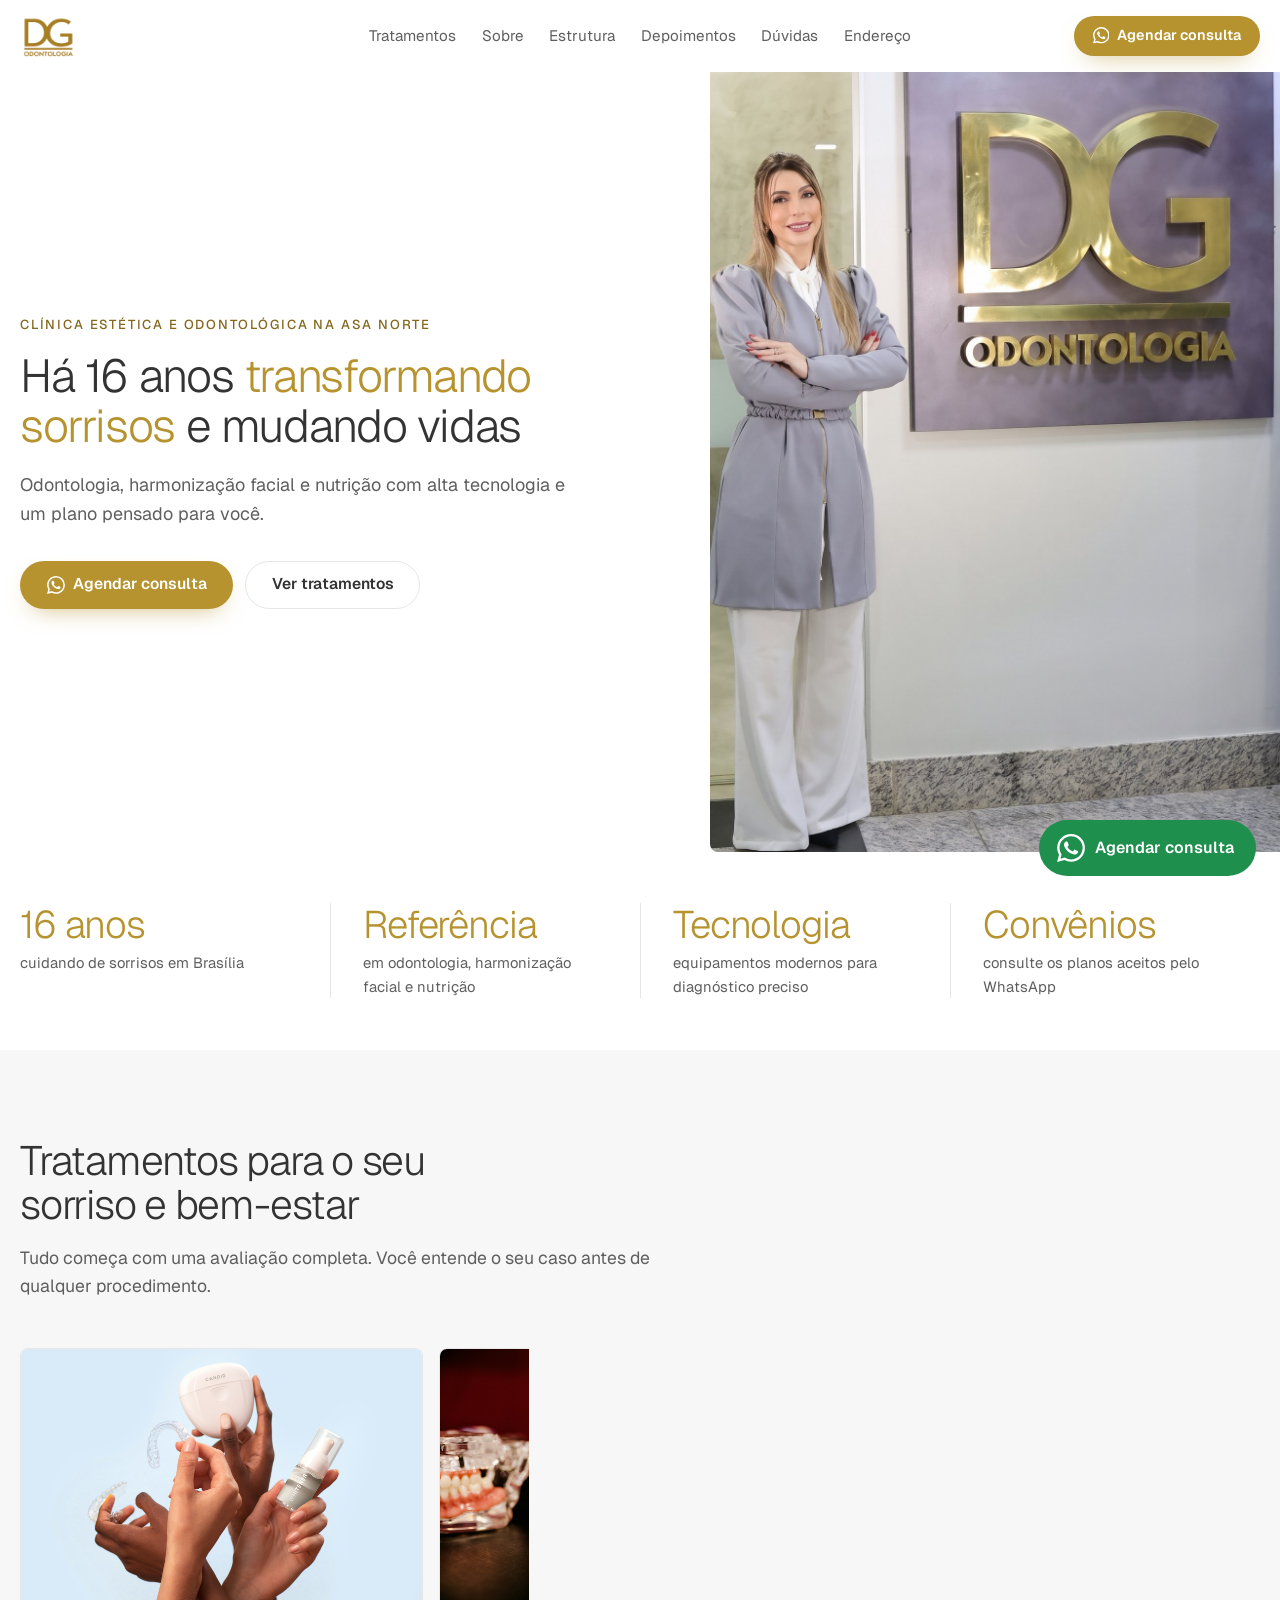
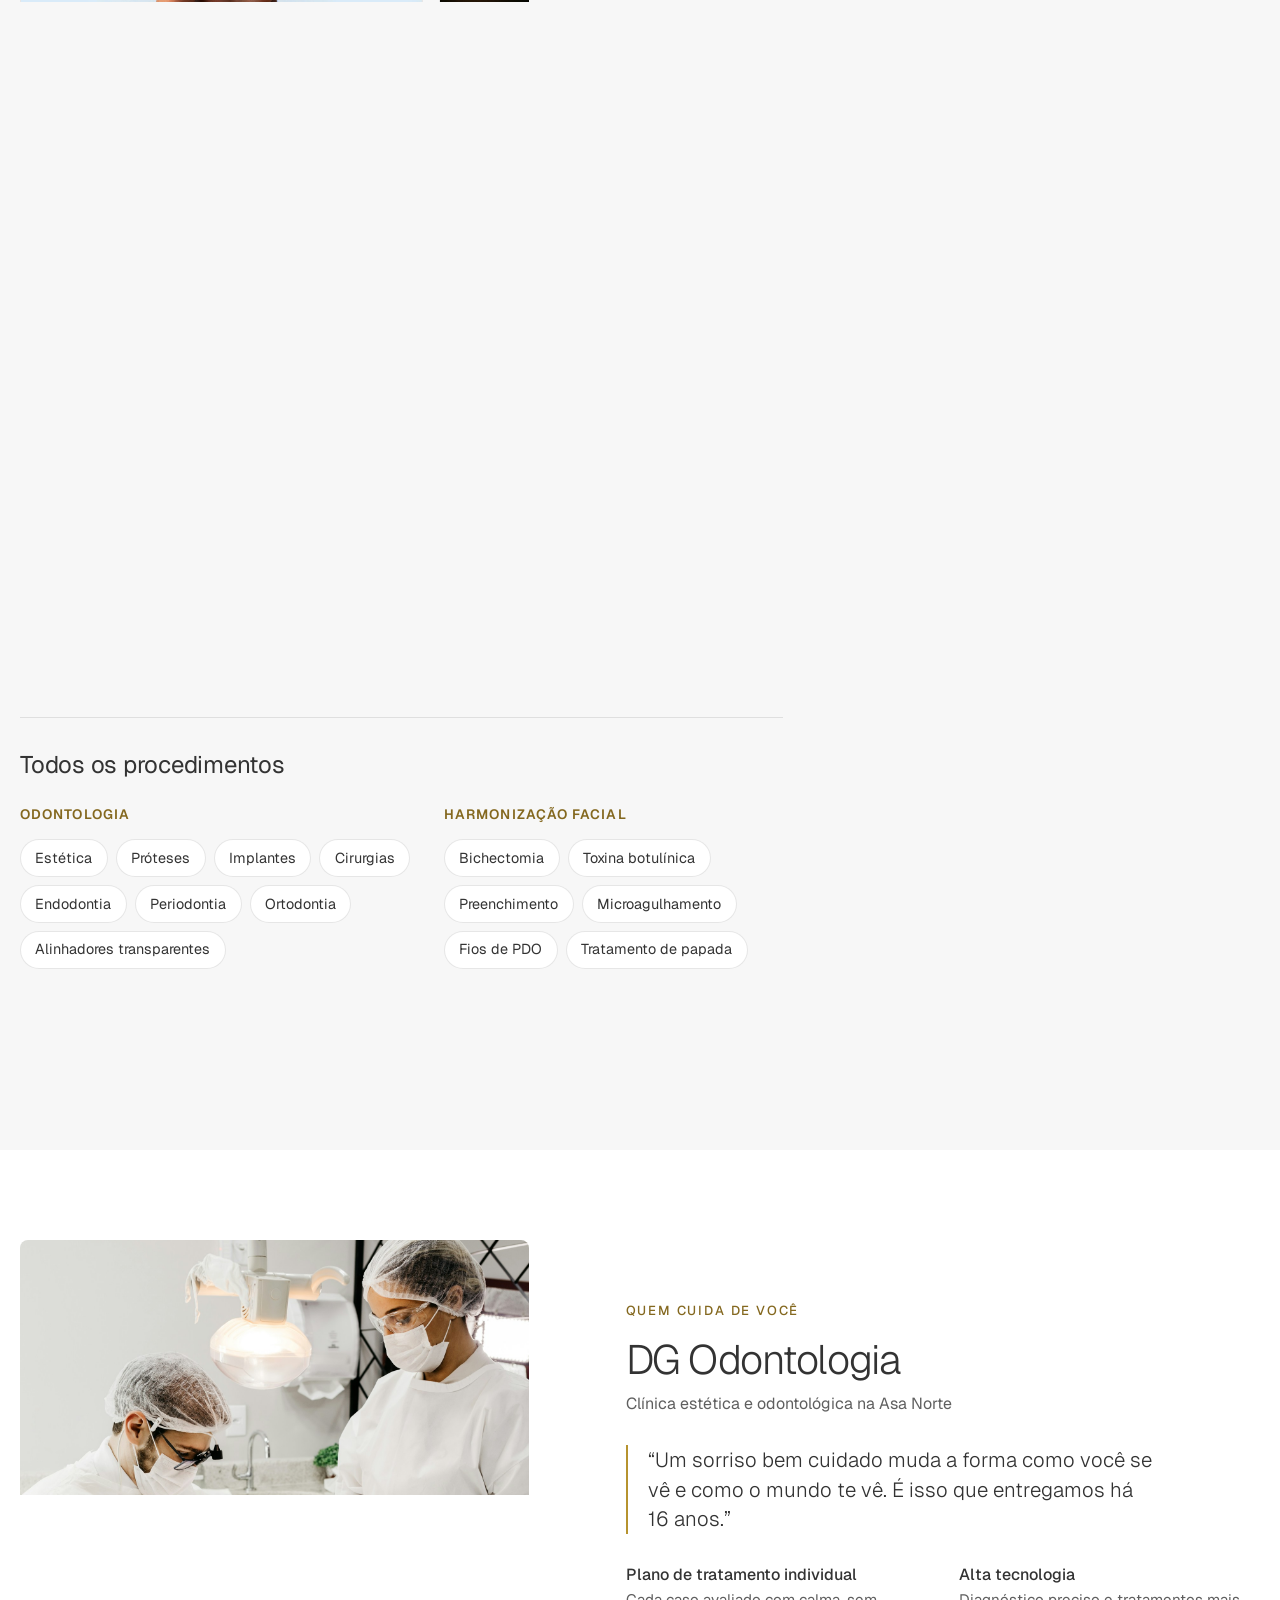
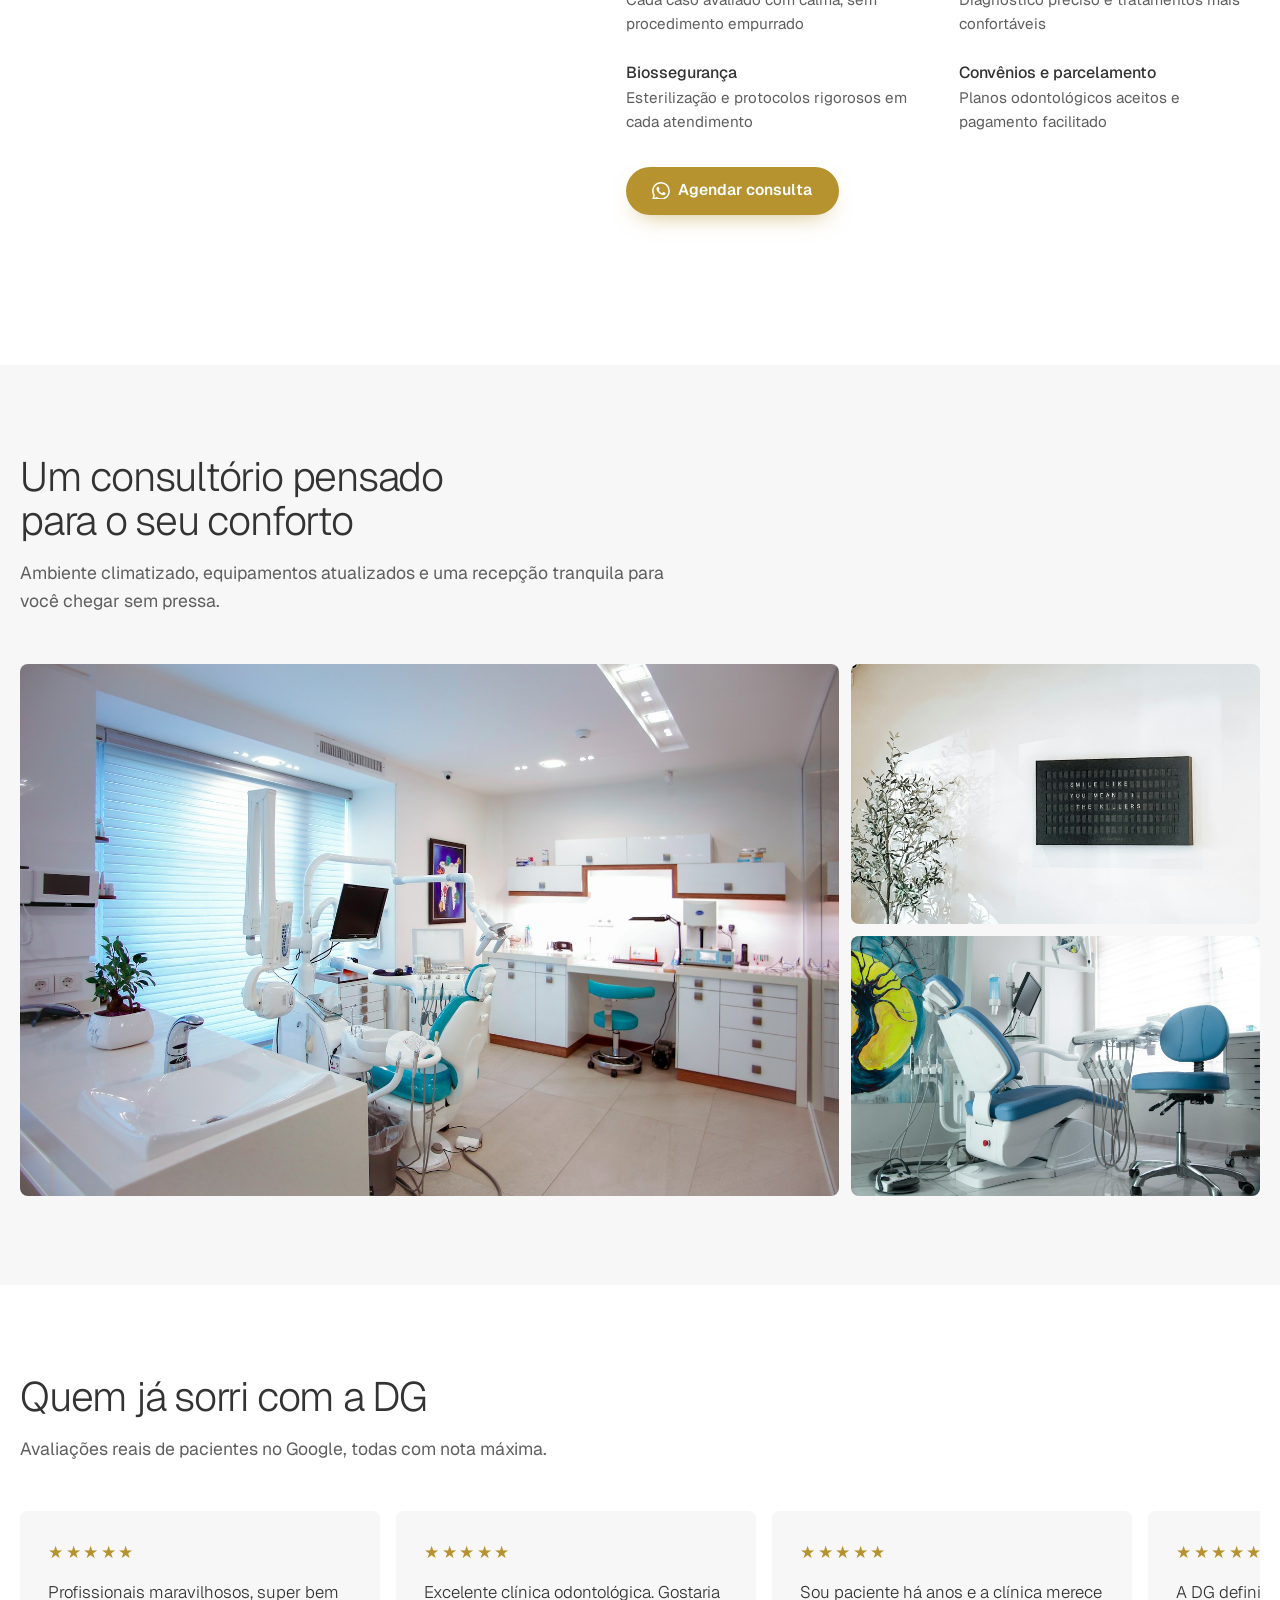
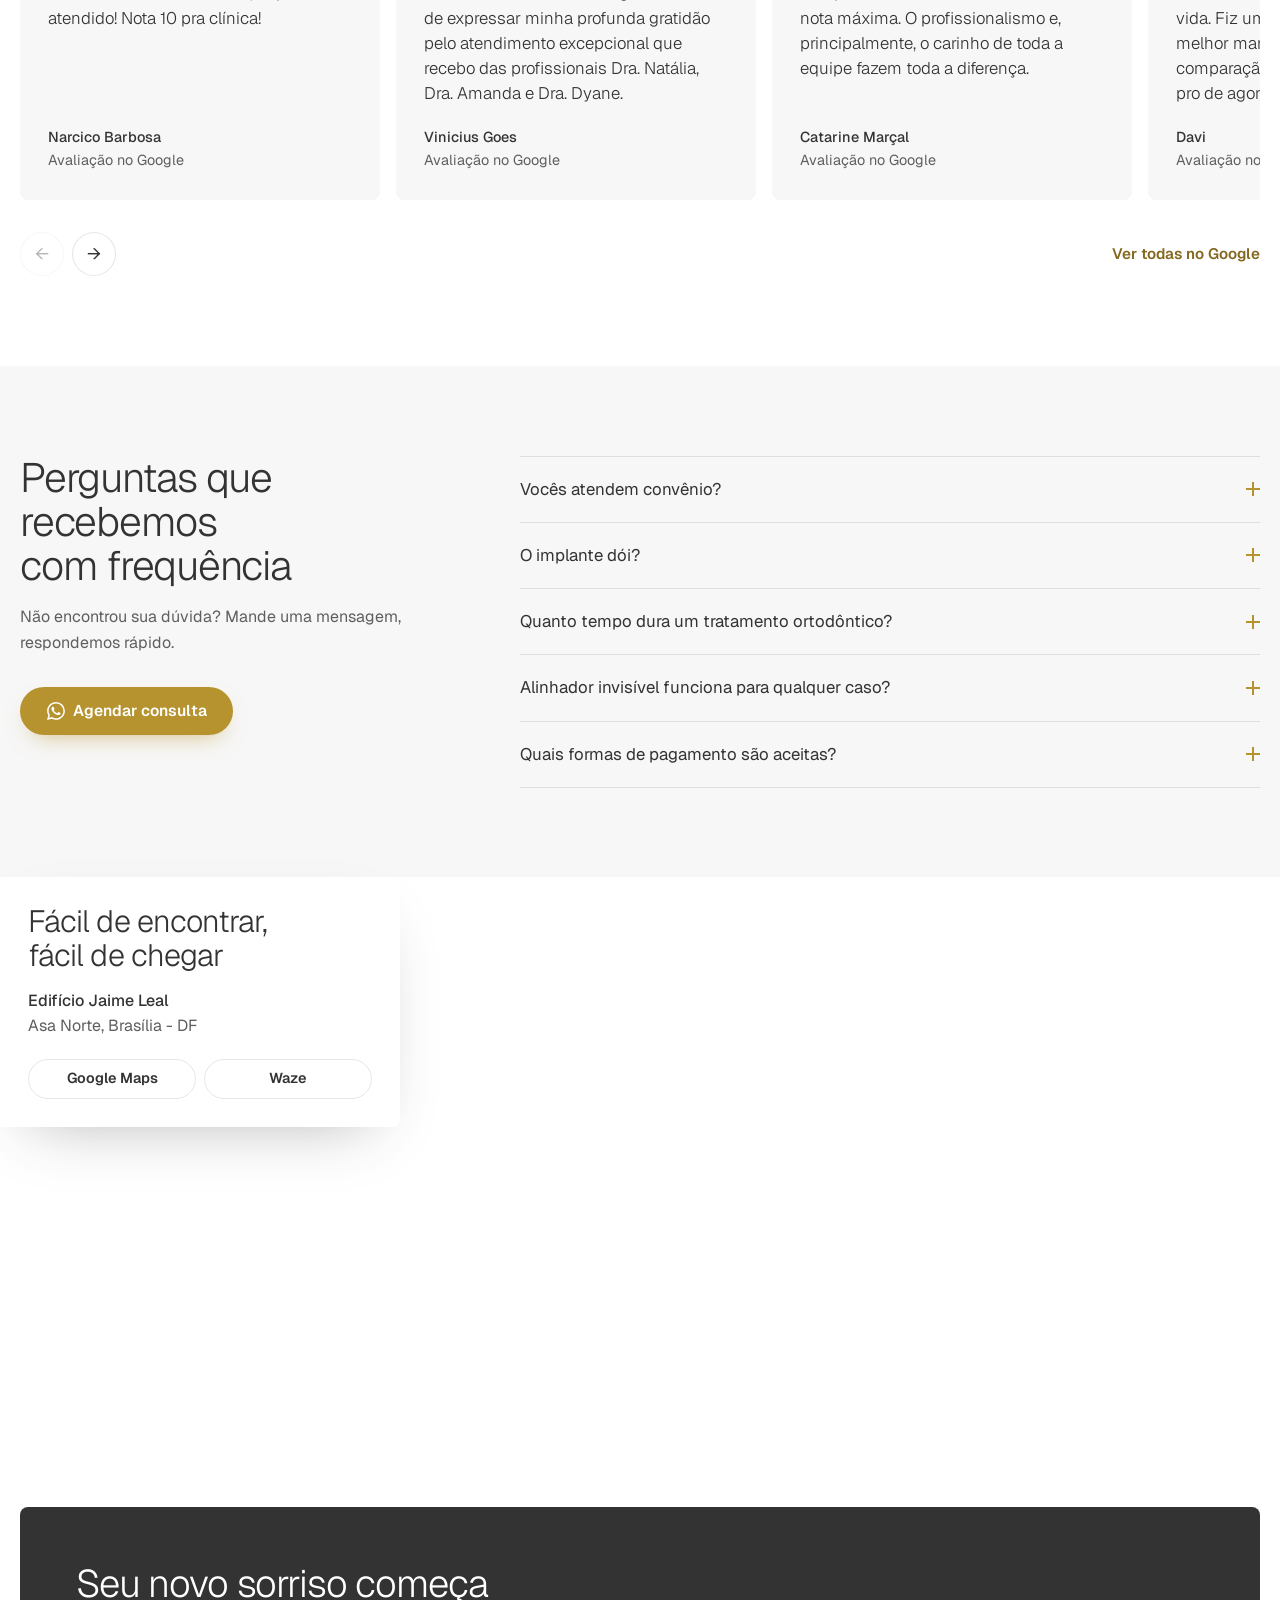
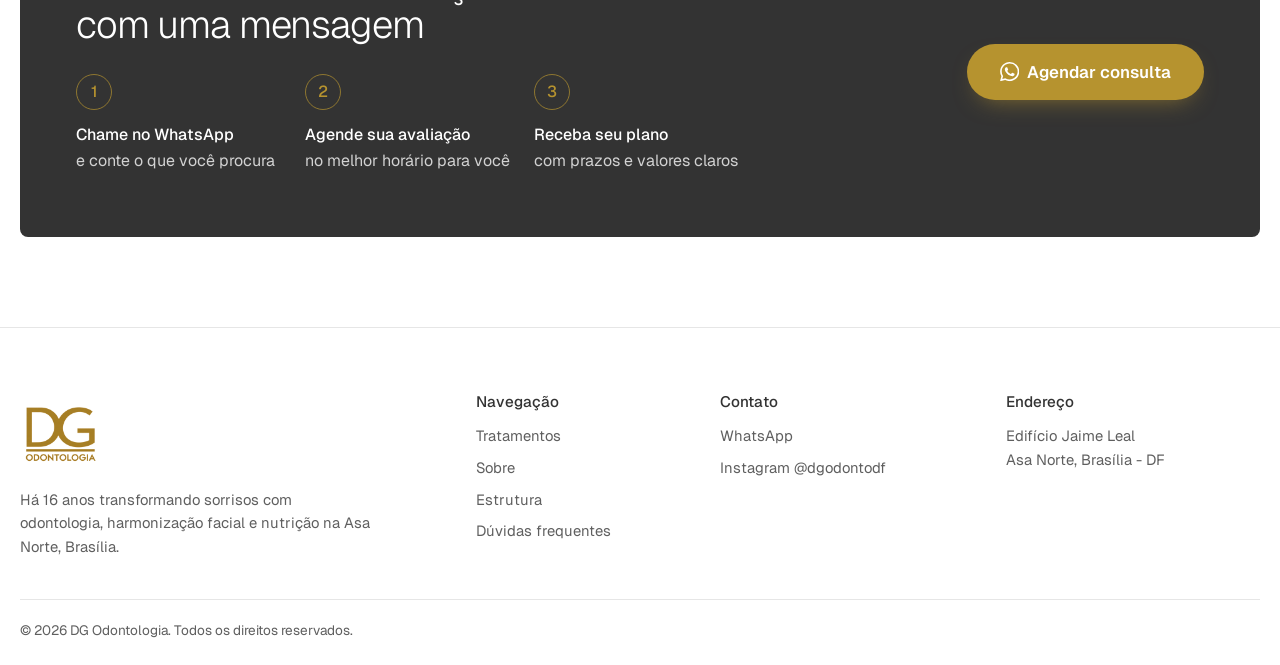
<file: index.html>
<!DOCTYPE html>
<html lang="pt-BR">
  <head>
    <meta charset="UTF-8" />
    <meta name="viewport" content="width=device-width, initial-scale=1.0" />
    <title>DG Odontologia | Ortodontia, Implantes e Estética na Asa Norte, Brasília</title>
    <meta
      name="description"
      content="Há 16 anos transformando sorrisos em Brasília. Odontologia, harmonização facial e nutrição com alta tecnologia na Asa Norte."
    />
    <meta name="theme-color" content="#FFFFFF" />

    <meta property="og:type" content="website" />
    <meta property="og:site_name" content="DG Odontologia" />
    <meta property="og:title" content="DG Odontologia | Ortodontia, Implantes e Estética em Brasília" />
    <meta property="og:description" content="Há 16 anos transformando sorrisos com alta tecnologia na Asa Norte, Brasília." />
    <meta property="og:url" content="https://dgodontologia.com.br/" />
    <meta property="og:image" content="https://dgodontologia.com.br/assets/og-dgodonto.jpg" />
    <meta property="og:image:type" content="image/jpeg" />
    <meta property="og:image:width" content="1200" />
    <meta property="og:image:height" content="630" />
    <meta property="og:image:alt" content="Dentista da DG Odontologia em frente ao letreiro da clínica, na Asa Norte" />
    <meta property="og:locale" content="pt_BR" />
    <meta name="twitter:card" content="summary_large_image" />
    <meta name="twitter:image" content="https://dgodontologia.com.br/assets/og-dgodonto.jpg" />
    <!-- Fotos: banco gratuito (Unsplash) como provisórias. Trocar pelas fotos reais da clínica quando houver. -->

    <link rel="icon" href="assets/logo-dg.png" />
    <link rel="apple-touch-icon" href="assets/logo-dg.png" />
    <link rel="preload" as="image" href="assets/hero-dg.jpg" fetchpriority="high" />
    <link rel="preconnect" href="https://fonts.googleapis.com" />
    <link rel="preconnect" href="https://fonts.gstatic.com" crossorigin />
    <link href="https://fonts.googleapis.com/css2?family=Geist:wght@300..600&display=swap" rel="stylesheet" />
    <link rel="stylesheet" href="styles.css" />
    <script>
      document.documentElement.classList.add("js");
      /* Intro com a logo: só na primeira página aberta da visita */
      try {
        if (!sessionStorage.getItem("dg-intro")) {
          var html = document.documentElement;
          html.classList.add("has-intro");
          sessionStorage.setItem("dg-intro", "1");
          /* Só começa a contar no primeiro quadro desenhado, para a intro não
             acabar enquanto a página ainda carrega. O timeout é uma trava. */
          var play = function () { html.classList.add("intro-play"); };
          document.addEventListener("DOMContentLoaded", function () {
            requestAnimationFrame(function () { requestAnimationFrame(play); });
          });
          setTimeout(play, 3000);
        }
      } catch (e) {}
    </script>
  </head>
  <body>
    <svg width="0" height="0" style="position:absolute" aria-hidden="true"><symbol id="i-wa" viewBox="0 0 24 24"><path fill="currentColor" d="M17.472 14.382c-.297-.149-1.758-.867-2.03-.967-.273-.099-.471-.148-.67.15-.197.297-.767.966-.94 1.164-.173.199-.347.223-.644.075-.297-.15-1.255-.463-2.39-1.475-.883-.788-1.48-1.761-1.653-2.059-.173-.297-.018-.458.13-.606.134-.133.298-.347.446-.52.149-.174.198-.298.298-.497.099-.198.05-.371-.025-.52-.075-.149-.669-1.612-.916-2.207-.242-.579-.487-.5-.669-.51-.173-.008-.371-.01-.57-.01-.198 0-.52.074-.792.372-.272.297-1.04 1.016-1.04 2.479 0 1.462 1.065 2.875 1.213 3.074.149.198 2.096 3.2 5.077 4.487.709.306 1.262.489 1.694.625.712.227 1.36.195 1.871.118.571-.085 1.758-.719 2.006-1.413.248-.694.248-1.289.173-1.413-.074-.124-.272-.198-.57-.347m-5.421 7.403h-.004a9.87 9.87 0 01-5.031-1.378l-.361-.214-3.741.982.998-3.648-.235-.374a9.86 9.86 0 01-1.51-5.26c.001-5.45 4.436-9.884 9.888-9.884 2.64 0 5.122 1.03 6.988 2.898a9.825 9.825 0 012.893 6.994c-.003 5.45-4.437 9.884-9.885 9.884m8.413-18.297A11.815 11.815 0 0012.05 0C5.495 0 .16 5.335.157 11.892c0 2.096.547 4.142 1.588 5.945L.057 24l6.305-1.654a11.882 11.882 0 005.683 1.448h.005c6.554 0 11.89-5.335 11.893-11.893a11.821 11.821 0 00-3.48-8.413Z"/></symbol></svg>
    <div class="intro" aria-hidden="true">
      <img src="assets/logo-dg.png" alt="" width="256" height="256" />
      <span class="intro__line"></span>
      <p>Cuidando do seu <em>sorriso</em></p>
    </div>

    <a class="skip-link" href="#conteudo-principal">Pular para o conteúdo</a>

    <header class="header" id="topo">
      <div class="container header__inner">
        <a href="#topo" class="logo" aria-label="DG Odontologia, voltar ao início">
          <img src="assets/logo-dg.png" alt="DG Odontologia" width="256" height="256" />
        </a>

        <nav class="nav" id="nav" aria-label="Principal">
          <ul>
            <li><a href="#tratamentos">Tratamentos</a></li>
            <li><a href="#sobre">Sobre</a></li>
            <li><a href="#estrutura">Estrutura</a></li>
            <li><a href="#depoimentos">Depoimentos</a></li>
            <li><a href="#faq">Dúvidas</a></li>
            <li><a href="#localizacao">Endereço</a></li>
          </ul>
        </nav>

        <a
          href="https://wa.me/5561999932331?text=Ol%C3%A1!%20Vim%20pelo%20site%20da%20DG%20Odontologia%20e%20gostaria%20de%20agendar%20uma%20consulta."
          target="_blank"
          rel="noopener noreferrer"
          class="btn btn--primary btn--sm header__cta"
          ><svg class="ico" aria-hidden="true"><use href="#i-wa"></use></svg>Agendar consulta</a
        >

        <button class="nav__toggle" id="navToggle" type="button" aria-expanded="false" aria-controls="nav" aria-label="Abrir menu de navegação">
          <span></span>
        </button>
      </div>
    </header>

    <main id="conteudo-principal">
      <!-- HERO -->
      <section class="hero" aria-label="Apresentação">
        <div class="container hero__grid">
          <div class="hero__content">
            <p class="eyebrow enter" style="--i: 0">Clínica estética e odontológica na Asa Norte</p>
            <h1 class="enter" style="--i: 1">Há 16 anos <em>transformando sorrisos</em> e mudando vidas</h1>
            <p class="hero__lede enter" style="--i: 2">
              Odontologia, harmonização facial e nutrição com alta tecnologia e um plano pensado para você.
            </p>
            <div class="hero__actions enter" style="--i: 3">
              <a
                href="https://wa.me/5561999932331?text=Ol%C3%A1!%20Vim%20pelo%20site%20da%20DG%20Odontologia%20e%20gostaria%20de%20agendar%20uma%20consulta."
                target="_blank"
                rel="noopener noreferrer"
                class="btn btn--primary"
                ><svg class="ico" aria-hidden="true"><use href="#i-wa"></use></svg>Agendar consulta</a
              >
              <a href="#tratamentos" class="btn btn--ghost">Ver tratamentos</a>
            </div>
          </div>

          <figure class="hero__media">
            <img
              src="assets/hero-dg.jpg"
              alt="Dentista da DG Odontologia em frente ao logo da clínica, na recepção"
              width="1600"
              height="1600"
              fetchpriority="high"
              decoding="async"
            />
          </figure>
        </div>
      </section>

      <!-- CREDENCIAIS -->
      <section class="stats" aria-label="Credenciais">
        <dl class="container stats__grid reveal">
          <div>
            <dt>16 anos</dt>
            <dd>cuidando de sorrisos em Brasília</dd>
          </div>
          <div>
            <dt>Referência</dt>
            <dd>em odontologia, harmonização facial e nutrição</dd>
          </div>
          <div>
            <dt>Tecnologia</dt>
            <dd>equipamentos modernos para diagnóstico preciso</dd>
          </div>
          <div>
            <dt>Convênios</dt>
            <dd>consulte os planos aceitos pelo WhatsApp</dd>
          </div>
        </dl>
      </section>

      <!-- TRATAMENTOS -->
      <section class="section section--alt" id="tratamentos">
        <div class="container">
          <header class="section-head reveal">
            <h2>Tratamentos para o seu sorriso e bem-estar</h2>
            <p>Tudo começa com uma avaliação completa. Você entende o seu caso antes de qualquer procedimento.</p>
          </header>

          <ul class="cards">
            <li class="reveal">
              <img src="assets/ortodontia-alinhadores.jpg" alt="" width="1600" height="1067" loading="lazy" decoding="async" />
              <div class="cards__body">
                <h3>Ortodontia</h3>
                <p>Aparelhos fixos e alinhadores invisíveis para dentes alinhados e mordida correta.</p>
                <a class="cards__link" href="https://wa.me/5561999932331?text=Ol%C3%A1!%20Vim%20pelo%20site%20da%20DG%20Odontologia%20e%20gostaria%20de%20agendar%20uma%20consulta." target="_blank" rel="noopener noreferrer" aria-label="Agendar consulta de Ortodontia">Agendar consulta <span aria-hidden="true">→</span></a>
              </div>
            </li>
            <li class="reveal">
              <img src="assets/implante.jpg" alt="" width="1600" height="1067" loading="lazy" decoding="async" />
              <div class="cards__body">
                <h3>Implantes dentários</h3>
                <p>Reposição de dentes perdidos com firmeza e aparência natural.</p>
                <a class="cards__link" href="https://wa.me/5561999932331?text=Ol%C3%A1!%20Vim%20pelo%20site%20da%20DG%20Odontologia%20e%20gostaria%20de%20agendar%20uma%20consulta." target="_blank" rel="noopener noreferrer" aria-label="Agendar consulta de Implantes dentários">Agendar consulta <span aria-hidden="true">→</span></a>
              </div>
            </li>
            <li class="reveal">
              <img src="assets/estetica-sorriso.jpg" alt="" width="1600" height="1067" loading="lazy" decoding="async" />
              <div class="cards__body">
                <h3>Estética dental</h3>
                <p>Lentes, facetas e clareamento para um sorriso harmônico.</p>
                <a class="cards__link" href="https://wa.me/5561999932331?text=Ol%C3%A1!%20Vim%20pelo%20site%20da%20DG%20Odontologia%20e%20gostaria%20de%20agendar%20uma%20consulta." target="_blank" rel="noopener noreferrer" aria-label="Agendar consulta de Estética dental">Agendar consulta <span aria-hidden="true">→</span></a>
              </div>
            </li>
            <li class="reveal">
              <img src="assets/harmonizacao.jpg" alt="" width="1600" height="1067" loading="lazy" decoding="async" />
              <div class="cards__body">
                <h3>Harmonização facial</h3>
                <p>Toxina botulínica, preenchimento, bioestimuladores e tecnologias como Ultraformer e Lavieen.</p>
                <a class="cards__link" href="https://wa.me/5561999932331?text=Ol%C3%A1!%20Vim%20pelo%20site%20da%20DG%20Odontologia%20e%20gostaria%20de%20agendar%20uma%20consulta." target="_blank" rel="noopener noreferrer" aria-label="Agendar consulta de Harmonização facial">Agendar consulta <span aria-hidden="true">→</span></a>
              </div>
            </li>
            <li class="reveal">
              <img src="assets/nutricao.jpg" alt="" width="1600" height="1067" loading="lazy" decoding="async" />
              <div class="cards__body">
                <h3>Nutrição</h3>
                <p>Emagrecimento, reeducação alimentar e rendimento esportivo com acompanhamento próximo.</p>
                <a class="cards__link" href="https://wa.me/5561999932331?text=Ol%C3%A1!%20Vim%20pelo%20site%20da%20DG%20Odontologia%20e%20gostaria%20de%20agendar%20uma%20consulta." target="_blank" rel="noopener noreferrer" aria-label="Agendar consulta de Nutrição">Agendar consulta <span aria-hidden="true">→</span></a>
              </div>
            </li>
            <li class="reveal cards__cta">
              <div class="cards__body">
                <h3>Não sabe qual tratamento é o ideal?</h3>
                <p>Na avaliação, montamos um plano para o seu caso.</p>
                <a href="https://wa.me/5561999932331?text=Ol%C3%A1!%20Vim%20pelo%20site%20da%20DG%20Odontologia%20e%20gostaria%20de%20agendar%20uma%20consulta." target="_blank" rel="noopener noreferrer" class="btn btn--primary"><svg class="ico" aria-hidden="true"><use href="#i-wa"></use></svg>Agendar consulta</a>
              </div>
            </li>
          </ul>

          <div class="procs reveal">
            <h3 class="procs__title">Todos os procedimentos</h3>
            <div class="procs__grid">
              <div>
                <h4>Odontologia</h4>
                <ul>
                  <li>Estética</li>
                  <li>Próteses</li>
                  <li>Implantes</li>
                  <li>Cirurgias</li>
                  <li>Endodontia</li>
                  <li>Periodontia</li>
                  <li>Ortodontia</li>
                  <li>Alinhadores transparentes</li>
                  <li>Aparelho para ronco e apneia</li>
                  <li>Bruxismo</li>
                  <li>Odontopediatria</li>
                </ul>
              </div>
              <div>
                <h4>Harmonização facial</h4>
                <ul>
                  <li>Bichectomia</li>
                  <li>Toxina botulínica</li>
                  <li>Preenchimento</li>
                  <li>Microagulhamento</li>
                  <li>Fios de PDO</li>
                  <li>Tratamento de papada</li>
                  <li>Bioestimuladores</li>
                  <li>Laser Lavieen</li>
                  <li>Ultraformer</li>
                  <li>Skinbooster e Microskin</li>
                </ul>
              </div>
              <div>
                <h4>Nutrição</h4>
                <ul>
                  <li>Emagrecimento</li>
                  <li>Rendimento esportivo</li>
                  <li>Reeducação alimentar</li>
                  <li>Tratamento de patologias</li>
                  <li>Tratamento de obesidade</li>
                </ul>
              </div>
            </div>
          </div>
        </div>
      </section>

      <!-- SOBRE -->
      <section class="section" id="sobre">
        <div class="container pro">
          <figure class="pro__media reveal">
            <img
              src="assets/equipe-atendimento.jpg"
              alt="Equipe da clínica realizando atendimento com equipamentos de proteção"
              width="1600"
              height="2400"
              loading="lazy"
              decoding="async"
            />
          </figure>

          <div class="pro__text reveal">
            <p class="eyebrow">Quem cuida de você</p>
            <h2>DG Odontologia</h2>
            <p class="pro__role">Clínica estética e odontológica na Asa Norte</p>

            <blockquote class="pro__quote">
              <p>“Um sorriso bem cuidado muda a forma como você se vê e como o mundo te vê. É isso que entregamos há 16 anos.”</p>
            </blockquote>

            <dl class="pro__facts">
              <div>
                <dt>Plano de tratamento individual</dt>
                <dd>Cada caso avaliado com calma, sem procedimento empurrado</dd>
              </div>
              <div>
                <dt>Alta tecnologia</dt>
                <dd>Diagnóstico preciso e tratamentos mais confortáveis</dd>
              </div>
              <div>
                <dt>Biossegurança</dt>
                <dd>Esterilização e protocolos rigorosos em cada atendimento</dd>
              </div>
              <div>
                <dt>Convênios e parcelamento</dt>
                <dd>Planos odontológicos aceitos e pagamento facilitado</dd>
              </div>
            </dl>
            <a
              href="https://wa.me/5561999932331?text=Ol%C3%A1!%20Vim%20pelo%20site%20da%20DG%20Odontologia%20e%20gostaria%20de%20agendar%20uma%20consulta."
              target="_blank"
              rel="noopener noreferrer"
              class="btn btn--primary pro__cta"
              ><svg class="ico" aria-hidden="true"><use href="#i-wa"></use></svg>Agendar consulta</a
            >
          </div>
        </div>
      </section>

      <!-- ESTRUTURA -->
      <section class="section section--alt" id="estrutura">
        <div class="container">
          <header class="section-head reveal">
            <h2>Um consultório pensado para o seu conforto</h2>
            <p>Ambiente climatizado, equipamentos atualizados e uma recepção tranquila para você chegar sem pressa.</p>
          </header>

          <div class="gallery">
            <figure class="reveal gallery__main">
              <img src="assets/consultorio.jpg" alt="Consultório amplo e iluminado com cadeira odontológica" width="1600" height="1070" loading="lazy" decoding="async" />
            </figure>
            <figure class="reveal">
              <img src="assets/sala-espera.jpg" alt="Sala de espera com poltronas e iluminação suave" width="1600" height="1872" loading="lazy" decoding="async" />
            </figure>
            <figure class="reveal">
              <img src="assets/cadeira.jpg" alt="Cadeira odontológica moderna em sala clara" width="1600" height="1067" loading="lazy" decoding="async" />
            </figure>
          </div>
        </div>
      </section>

      <!-- DEPOIMENTOS: avaliações reais do Google (trechos) -->
      <section class="section" id="depoimentos">
        <div class="container">
          <header class="section-head reveal">
            <h2>Quem já sorri com a DG</h2>
            <p>Avaliações reais de pacientes no Google, todas com nota máxima.</p>
          </header>

          <div class="quotes-wrap reveal">
            <ul class="quotes" id="quotes" tabindex="0" aria-label="Avaliações de pacientes no Google">
            <li>
              <p class="stars" role="img" aria-label="5 de 5 estrelas">★★★★★</p>
              <blockquote>Profissionais maravilhosos, super bem atendido! Nota 10 pra clínica!</blockquote>
              <p><strong>Narcico Barbosa</strong> Avaliação no Google</p>
            </li>
            <li>
              <p class="stars" role="img" aria-label="5 de 5 estrelas">★★★★★</p>
              <blockquote>Excelente clínica odontológica. Gostaria de expressar minha profunda gratidão pelo atendimento excepcional que recebo das profissionais Dra. Natália, Dra. Amanda e Dra. Dyane.</blockquote>
              <p><strong>Vinicius Goes</strong> Avaliação no Google</p>
            </li>
            <li>
              <p class="stars" role="img" aria-label="5 de 5 estrelas">★★★★★</p>
              <blockquote>Sou paciente há anos e a clínica merece nota máxima. O profissionalismo e, principalmente, o carinho de toda a equipe fazem toda a diferença.</blockquote>
              <p><strong>Catarine Marçal</strong> Avaliação no Google</p>
            </li>
            <li>
              <p class="stars" role="img" aria-label="5 de 5 estrelas">★★★★★</p>
              <blockquote>A DG definitivamente mudou minha vida. Fiz um implante e tudo ocorreu da melhor maneira possível, não tem comparação do meu sorriso de antes pro de agora.</blockquote>
              <p><strong>Davi</strong> Avaliação no Google</p>
            </li>
            <li>
              <p class="stars" role="img" aria-label="5 de 5 estrelas">★★★★★</p>
              <blockquote>Uma clínica maravilhosa, com gente atendendo gente, todo atendimento de excelência.</blockquote>
              <p><strong>Juraci Melo</strong> Avaliação no Google</p>
            </li>
            <li>
              <p class="stars" role="img" aria-label="5 de 5 estrelas">★★★★★</p>
              <blockquote>Atendimento impecável, desde a recepção até o atendimento clínico. O Dr. João foi super acolhedor e explicou tudo direitinho.</blockquote>
              <p><strong>Márcia Araújo</strong> Avaliação no Google</p>
            </li>
            <li>
              <p class="stars" role="img" aria-label="5 de 5 estrelas">★★★★★</p>
              <blockquote>Excelente atendimento! Profissionais super qualificados e atenciosos, estrutura linda e entrega ótimos resultados.</blockquote>
              <p><strong>Pedro Enzo</strong> Avaliação no Google</p>
            </li>
            <li>
              <p class="stars" role="img" aria-label="5 de 5 estrelas">★★★★★</p>
              <blockquote>Dra. Dyanne é ótima profissional, nos atende com simpatia e técnica excelente. Há diversos profissionais muito bons na clínica. Recomendo!</blockquote>
              <p><strong>Yvanna Aires Gadelha</strong> Avaliação no Google</p>
            </li>
            <li>
              <p class="stars" role="img" aria-label="5 de 5 estrelas">★★★★★</p>
              <blockquote>Excelente! O atendimento é impecável independentemente do profissional. Lá, você não precisa ter medo de dentista.</blockquote>
              <p><strong>Vanessa Carvalho</strong> Avaliação no Google</p>
            </li>
            <li>
              <p class="stars" role="img" aria-label="5 de 5 estrelas">★★★★★</p>
              <blockquote>Meu dente canino não descia, fiz uma cirurgia na DG e rapidamente meu dente desceu por completo. Fiquei muito satisfeita com o processo.</blockquote>
              <p><strong>Ágata</strong> Avaliação no Google</p>
            </li>
            <li>
              <p class="stars" role="img" aria-label="5 de 5 estrelas">★★★★★</p>
              <blockquote>O atendimento é humano e de padrão de excelência. Quero recomendar a todas as pessoas, sou paciente há anos desta clínica.</blockquote>
              <p><strong>Roberto Costa</strong> Avaliação no Google</p>
            </li>
            <li>
              <p class="stars" role="img" aria-label="5 de 5 estrelas">★★★★★</p>
              <blockquote>Sou paciente da clínica há bastante tempo. Os profissionais me atendem sem pressa, com carinho.</blockquote>
              <p><strong>Eu sou Suficiente</strong> Avaliação no Google</p>
            </li>
            <li>
              <p class="stars" role="img" aria-label="5 de 5 estrelas">★★★★★</p>
              <blockquote>Atendimento e serviços de excelência.</blockquote>
              <p><strong>Julio Cesar Alves</strong> Avaliação no Google</p>
            </li>
            </ul>
            <div class="quotes__nav">
              <button type="button" class="quotes__btn" data-dir="-1" aria-controls="quotes" aria-label="Avaliações anteriores">←</button>
              <button type="button" class="quotes__btn" data-dir="1" aria-controls="quotes" aria-label="Próximas avaliações">→</button>
              <a class="quotes__more" href="https://www.google.com/maps/search/?api=1&amp;query=DG%20Odontologia%20Asa%20Norte%20Bras%C3%ADlia" target="_blank" rel="noopener noreferrer">Ver todas no Google</a>
            </div>
          </div>
        </div>
      </section>

      <!-- FAQ -->
      <section class="section section--alt" id="faq">
        <div class="container faq">
          <div class="faq__intro reveal">
            <h2>Perguntas que recebemos com frequência</h2>
            <p>Não encontrou sua dúvida? Mande uma mensagem, respondemos rápido.</p>
            <a
              href="https://wa.me/5561999932331?text=Ol%C3%A1!%20Vim%20pelo%20site%20da%20DG%20Odontologia%20e%20gostaria%20de%20agendar%20uma%20consulta."
              target="_blank"
              rel="noopener noreferrer"
              class="btn btn--primary faq__cta"
              ><svg class="ico" aria-hidden="true"><use href="#i-wa"></use></svg>Agendar consulta</a
            >
          </div>

          <div class="faq__list reveal">
            <details>
              <summary>Vocês atendem convênio?</summary>
              <p>Sim. Atendemos alguns planos odontológicos. Envie o nome do seu plano pelo WhatsApp e confirmamos a cobertura.</p>
            </details>
            <details>
              <summary>O implante dói?</summary>
              <p>O procedimento é feito com anestesia local e é bem tolerado. O pós-operatório costuma ser tranquilo, com orientações detalhadas da equipe.</p>
            </details>
            <details>
              <summary>Quanto tempo dura um tratamento ortodôntico?</summary>
              <p>Depende de cada caso. Na avaliação, você recebe uma estimativa de prazo e as opções de aparelho indicadas para você.</p>
            </details>
            <details>
              <summary>Alinhador invisível funciona para qualquer caso?</summary>
              <p>Funciona para a maioria dos casos. Na avaliação indicamos se o alinhador ou o aparelho fixo é o melhor caminho para você.</p>
            </details>
            <details>
              <summary>Quais formas de pagamento são aceitas?</summary>
              <p>Cartão de crédito com parcelamento, débito e Pix. As condições são apresentadas junto ao seu plano de tratamento.</p>
            </details>
          </div>
        </div>
      </section>

      <!-- LOCALIZAÇÃO -->
      <section class="location" id="localizacao">
        <iframe
          src="https://www.google.com/maps?q=Edif%C3%ADcio+Jaime+Leal+-+Asa+Norte,+Bras%C3%ADlia+-+DF&output=embed"
          title="Mapa com a localização da DG Odontologia"
          loading="lazy"
          referrerpolicy="no-referrer-when-downgrade"
        ></iframe>

        <div class="container">
          <div class="location__card reveal">
            <h2>Fácil de encontrar, fácil de chegar</h2>
            <!-- TODO: confirmar endereço completo (bloco/sala) com a clínica -->
            <address>
              <strong>Edifício Jaime Leal</strong><br />
              Asa Norte, Brasília - DF
            </address>
            <div class="location__actions">
              <a
                href="https://www.google.com/maps/search/?api=1&query=Edif%C3%ADcio%20Jaime%20Leal%20-%20Asa%20Norte%2C%20Bras%C3%ADlia%20-%20DF"
                target="_blank"
                rel="noopener noreferrer"
                class="btn btn--ghost btn--sm"
                >Google Maps</a
              >
              <a
                href="https://waze.com/ul?q=Edif%C3%ADcio%20Jaime%20Leal%20-%20Asa%20Norte%2C%20Bras%C3%ADlia%20-%20DF&navigate=yes"
                target="_blank"
                rel="noopener noreferrer"
                class="btn btn--ghost btn--sm"
                >Waze</a
              >
            </div>
          </div>
        </div>
      </section>

      <!-- CTA FINAL -->
      <section class="section">
        <div class="container">
          <div class="cta-band reveal">
            <h2>Seu novo sorriso começa com uma mensagem</h2>
            <ol class="cta-band__steps">
              <li><strong>Chame no WhatsApp</strong> e conte o que você procura</li>
              <li><strong>Agende sua avaliação</strong> no melhor horário para você</li>
              <li><strong>Receba seu plano</strong> com prazos e valores claros</li>
            </ol>
            <a
              href="https://wa.me/5561999932331?text=Ol%C3%A1!%20Vim%20pelo%20site%20da%20DG%20Odontologia%20e%20gostaria%20de%20agendar%20uma%20consulta."
              target="_blank"
              rel="noopener noreferrer"
              class="btn btn--primary btn--lg"
              ><svg class="ico" aria-hidden="true"><use href="#i-wa"></use></svg>Agendar consulta</a
            >
          </div>
        </div>
      </section>
    </main>

    <footer class="footer">
      <div class="container">
        <div class="footer__grid">
          <div>
            <img class="footer__logo" src="assets/logo-dg.png" alt="DG Odontologia" width="256" height="256" loading="lazy" />
            <p>Há 16 anos transformando sorrisos com odontologia, harmonização facial e nutrição na Asa Norte, Brasília.</p>
          </div>

          <div>
            <h3>Navegação</h3>
            <ul>
              <li><a href="#tratamentos">Tratamentos</a></li>
              <li><a href="#sobre">Sobre</a></li>
              <li><a href="#estrutura">Estrutura</a></li>
              <li><a href="#faq">Dúvidas frequentes</a></li>
            </ul>
          </div>

          <div>
            <h3>Contato</h3>
            <ul>
              <li>
                <a
                  href="https://wa.me/5561999932331?text=Ol%C3%A1!%20Vim%20pelo%20site%20da%20DG%20Odontologia%20e%20gostaria%20de%20agendar%20uma%20consulta."
                  target="_blank"
                  rel="noopener noreferrer"
                  >WhatsApp</a
                >
              </li>
              <li><a href="https://www.instagram.com/dgodontodf/" target="_blank" rel="noopener noreferrer">Instagram @dgodontodf</a></li>
            </ul>
          </div>

          <div>
            <h3>Endereço</h3>
            <p>Edifício Jaime Leal<br />Asa Norte, Brasília - DF</p>
          </div>
        </div>

        <div class="footer__bottom">
          <span>© <span id="anoAtual">2026</span> DG Odontologia. Todos os direitos reservados.</span>
        </div>
      </div>
    </footer>

    <a
      href="https://wa.me/5561999932331?text=Ol%C3%A1!%20Vim%20pelo%20site%20da%20DG%20Odontologia%20e%20gostaria%20de%20agendar%20uma%20consulta."
      class="whatsapp-float"
      target="_blank"
      rel="noopener noreferrer"
      aria-label="Agendar consulta pelo WhatsApp"
    >
      <svg class="ico" aria-hidden="true"><use href="#i-wa"></use></svg>
      <span class="whatsapp-float__label" aria-hidden="true">Agendar consulta</span>
    </a>

    <script src="script.js"></script>
  </body>
</html>
</file>
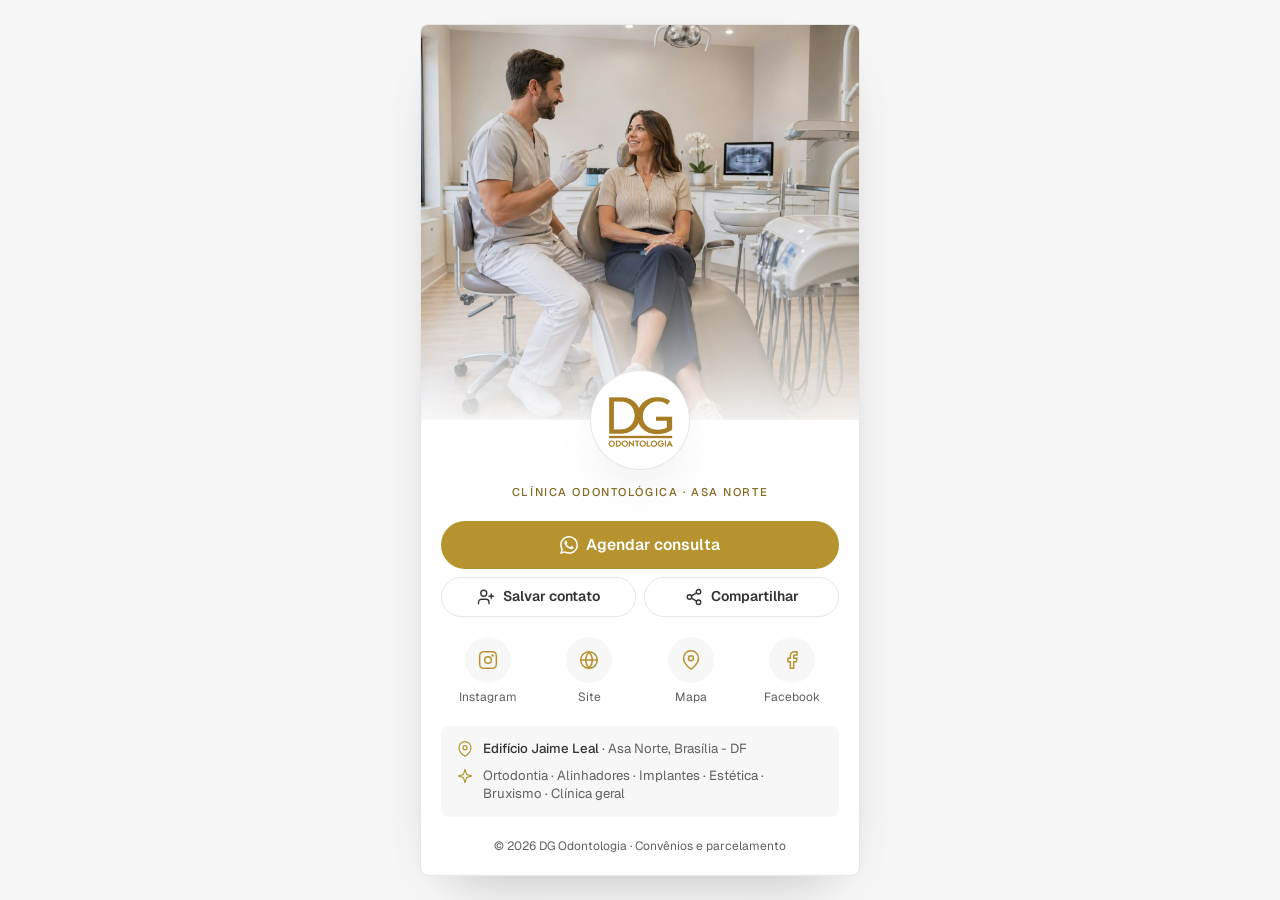
<file: cartao.html>
<!DOCTYPE html>
<html lang="pt-BR">
  <head>
    <meta charset="UTF-8" />
    <meta name="viewport" content="width=device-width, initial-scale=1.0, viewport-fit=cover" />
    <title>DG Odontologia | Cartão digital</title>
    <meta name="description" content="Cartão digital da DG Odontologia. Agende sua consulta, fale pelo WhatsApp e veja como chegar na Asa Norte, Brasília." />
    <meta name="theme-color" content="#FFFFFF" />

    <meta property="og:type" content="website" />
    <meta property="og:site_name" content="DG Odontologia" />
    <meta property="og:title" content="DG Odontologia | Cartão digital" />
    <meta property="og:description" content="Há 14 anos transformando sorrisos na Asa Norte, Brasília." />
    <!-- Ao publicar, troque DOMINIO pelo endereço final (mesmo esquema do index.html). -->
    <meta property="og:url" content="https://DOMINIO/cartao.html" />
    <meta property="og:image" content="https://DOMINIO/assets/og-dg.jpg" />
    <meta property="og:image:width" content="1200" />
    <meta property="og:image:height" content="630" />
    <meta property="og:locale" content="pt_BR" />

    <link rel="icon" href="assets/logo-dg.png" />
    <link rel="apple-touch-icon" href="assets/logo-dg.png" />
    <link rel="preconnect" href="https://fonts.googleapis.com" />
    <link rel="preconnect" href="https://fonts.gstatic.com" crossorigin />
    <link href="https://fonts.googleapis.com/css2?family=Geist:wght@300..600&display=swap" rel="stylesheet" />
    <style>
      /* ============================================================
         DG Odontologia — Cartão digital
         Mesmos tokens da LP (styles.css): dourado #B6932F, hover #927426,
         fundos #FFFFFF / #F7F7F7, texto #333333, Geist, botões em pílula.

         Tudo cabe em uma tela: o cartão tem a altura da tela e a foto
         de capa (flex: 1) ocupa só o espaço que sobra do conteúdo.
         ============================================================ */
      :root {
        color-scheme: light;

        --bg: #ffffff;
        --bg-alt: #f7f7f7;
        --ink: #333333;
        --ink-soft: #5f5f5f;
        --line: rgb(51 51 51 / 0.12);
        --accent: #b6932f;
        --accent-hover: #927426;
        --accent-ink: #84681f;
        --on-accent: #ffffff;
        --shadow: 0 24px 60px -32px rgb(51 51 51 / 0.4);

        --font: "Geist", ui-sans-serif, -apple-system, BlinkMacSystemFont, "Segoe UI", sans-serif;
        --r: 8px;
        --ease: cubic-bezier(0.16, 1, 0.3, 1);
        --gap: clamp(0.75rem, 2.2vh, 1.25rem);
        --pad-x: 1.25rem;
      }

      *, *::before, *::after { box-sizing: border-box; }
      * { margin: 0; padding: 0; }

      body {
        font-family: var(--font); font-size: 1rem; line-height: 1.5;
        color: var(--ink); background: var(--bg-alt);
        -webkit-font-smoothing: antialiased; overflow-x: clip;
        display: flex; justify-content: center; align-items: center;
        min-height: 100vh; min-height: 100dvh;
      }

      img, svg { display: block; max-width: 100%; }
      a { color: inherit; text-decoration: none; }
      ul { list-style: none; }
      button { font: inherit; color: inherit; }
      :focus-visible { outline: 2px solid var(--accent); outline-offset: 3px; }


      .eyebrow {
        font-size: 0.7rem; font-weight: 500; text-transform: uppercase; letter-spacing: 0.14em;
        color: var(--accent-ink);
      }

      /* ---------- Cartão ---------- */
      .card {
        width: 100%; max-width: 440px; background: var(--bg);
        height: 100vh; height: 100dvh;
        display: flex; flex-direction: column;
        padding-bottom: env(safe-area-inset-bottom);
      }
      @media (min-width: 480px) {
        .card {
          height: min(100dvh - 3rem, 860px);
          border-radius: var(--r); overflow: hidden; box-shadow: var(--shadow); border: 1px solid var(--line);
        }
      }

      .cover { position: relative; flex: 1 1 auto; min-height: 88px; max-height: 55vh; background: var(--bg-alt); overflow: hidden; }
      .cover img { width: 100%; height: 100%; object-fit: cover; object-position: 55% 35%; }
      .cover::after {
        content: ""; position: absolute; inset: auto 0 0; height: 45%;
        background: linear-gradient(to top, rgb(255 255 255 / 0.9), transparent);
      }

      .identity { flex: none; padding: 0 var(--pad-x); text-align: center; position: relative; z-index: 1; }
      .identity__logo {
        --size: clamp(76px, 12vh, 100px);
        width: var(--size); height: var(--size); margin: calc(var(--size) / -2) auto 0; border-radius: 50%;
        background: var(--bg); border: 1px solid var(--line); box-shadow: var(--shadow);
        display: grid; place-items: center;
      }
      .identity__logo img { width: 75%; height: auto; }
      .identity .eyebrow { margin-top: clamp(0.6rem, 1.6vh, 1rem); }

      .body {
        flex: none; padding: var(--gap) var(--pad-x) 0;
        display: grid; gap: var(--gap);
      }

      /* ---------- Botões (iguais à LP) ---------- */
      .btn {
        display: inline-flex; align-items: center; justify-content: center; gap: 0.5rem;
        min-height: 3rem; padding: 0 1.6rem; border-radius: 999px; border: 1px solid transparent;
        font-weight: 600; font-size: 0.975rem; white-space: nowrap; cursor: pointer; background: none;
        transition: transform 0.3s var(--ease), background-color 0.3s var(--ease), border-color 0.3s var(--ease), color 0.3s var(--ease);
      }
      .btn:active { transform: translateY(1px) scale(0.98); }
      .btn svg { width: 18px; height: 18px; flex: none; }
      .btn--primary { background: var(--accent); color: var(--on-accent); }
      .btn--primary:hover { background: var(--accent-hover); }
      .btn--ghost { border-color: var(--line); color: var(--ink); }
      .btn--ghost:hover { border-color: var(--accent); color: var(--accent-ink); }
      .btn--sm { min-height: 2.5rem; padding: 0 0.9rem; font-size: 0.875rem; }

      .cta { display: grid; gap: 0.5rem; }
      .cta .btn { width: 100%; }
      .cta__row { display: grid; grid-template-columns: 1fr 1fr; gap: 0.5rem; }

      /* ---------- Atalhos (ícones) ---------- */
      .shortcuts { display: grid; grid-auto-flow: column; grid-auto-columns: 1fr; gap: 0.5rem; }      .shortcuts a { display: grid; justify-items: center; gap: 0.35rem; font-size: 0.75rem; color: var(--ink-soft); }
      .shortcuts__ico {
        width: 46px; height: 46px; border-radius: 50%;
        display: grid; place-items: center; background: var(--bg-alt); color: var(--accent);
        transition: background-color 0.3s var(--ease), color 0.3s var(--ease), transform 0.3s var(--ease);
      }
      .shortcuts__ico svg { width: 20px; height: 20px; }
      .shortcuts a:hover .shortcuts__ico { background: var(--accent); color: var(--on-accent); transform: translateY(-2px); }
      .shortcuts a:hover { color: var(--accent-ink); }

      /* ---------- Informações ---------- */
      .info {
        padding: 0.85rem 1rem; border-radius: var(--r); background: var(--bg-alt);
        display: grid; gap: 0.55rem; font-size: 0.825rem; line-height: 1.4; color: var(--ink-soft);
      }
      .info li { display: flex; gap: 0.6rem; align-items: flex-start; }
      .info svg { flex: none; width: 16px; height: 16px; margin-top: 1px; color: var(--accent); }
      .info strong { color: var(--ink); font-weight: 500; }

      .foot { flex: none; padding: var(--gap) var(--pad-x); text-align: center; font-size: 0.75rem; color: var(--ink-soft); }

      .toast {
        position: fixed; left: 50%; bottom: 1.25rem; translate: -50% 1rem;
        padding: 0.6rem 1.1rem; border-radius: 999px; background: var(--ink); color: #fff;
        font-size: 0.875rem; opacity: 0; pointer-events: none;
        transition: opacity 0.3s var(--ease), translate 0.3s var(--ease);
      }
      .toast.is-visible { opacity: 1; translate: -50% 0; }

      /* Telas bem baixas (ex.: iPhone SE 1ª geração): compacta mais */
      @media (max-height: 600px) {
        :root { --gap: 0.6rem; }
        .btn { min-height: 2.75rem; }
        .btn--sm { min-height: 2.25rem; }
        .shortcuts__ico { width: 40px; height: 40px; }
        .info li:nth-child(2) { display: none; }
      }
      @media (max-width: 340px) {
        :root { --pad-x: 1rem; }
        .btn--sm { font-size: 0.8rem; padding: 0 0.6rem; }
      }

      /* ---------- Movimento ---------- */
      @media (prefers-reduced-motion: no-preference) {
        .enter { animation: rise 0.9s var(--ease) both; animation-delay: calc(var(--i) * 80ms + 100ms); }
        .cover img { animation: unveil 1.3s var(--ease) both; }
      }
      @keyframes rise { from { opacity: 0; transform: translateY(14px); } }
      @keyframes unveil { from { clip-path: inset(100% 0 0 0); } to { clip-path: inset(0 0 0 0); } }
    </style>
  </head>
  <body>
    <main class="card">
      <figure class="cover">
        <img src="assets/hero-consulta.jpg" alt="" width="1600" height="1200" fetchpriority="high" decoding="async" />
      </figure>

      <header class="identity">
        <div class="identity__logo enter" style="--i: 0">
          <img src="assets/logo-dg.png" alt="DG Odontologia" width="256" height="256" />
        </div>
        <p class="eyebrow enter" style="--i: 1">Clínica odontológica · Asa Norte</p>
      </header>

      <div class="body">
        <div class="cta enter" style="--i: 4">
          <a class="btn btn--primary" data-link="whatsapp" target="_blank" rel="noopener noreferrer">
            <svg viewBox="0 0 24 24" aria-hidden="true"><path fill="currentColor" d="M17.472 14.382c-.297-.149-1.758-.867-2.03-.967-.273-.099-.471-.148-.67.15-.197.297-.767.966-.94 1.164-.173.199-.347.223-.644.075-.297-.15-1.255-.463-2.39-1.475-.883-.788-1.48-1.761-1.653-2.059-.173-.297-.018-.458.13-.606.134-.133.298-.347.446-.52.149-.174.198-.298.298-.497.099-.198.05-.371-.025-.52-.075-.149-.669-1.612-.916-2.207-.242-.579-.487-.5-.669-.51-.173-.008-.371-.01-.57-.01-.198 0-.52.074-.792.372-.272.297-1.04 1.016-1.04 2.479 0 1.462 1.065 2.875 1.213 3.074.149.198 2.096 3.2 5.077 4.487.709.306 1.262.489 1.694.625.712.227 1.36.195 1.871.118.571-.085 1.758-.719 2.006-1.413.248-.694.248-1.289.173-1.413-.074-.124-.272-.198-.57-.347m-5.421 7.403h-.004a9.87 9.87 0 01-5.031-1.378l-.361-.214-3.741.982.998-3.648-.235-.374a9.86 9.86 0 01-1.51-5.26c.001-5.45 4.436-9.884 9.888-9.884 2.64 0 5.122 1.03 6.988 2.898a9.825 9.825 0 012.893 6.994c-.003 5.45-4.437 9.884-9.885 9.884m8.413-18.297A11.815 11.815 0 0012.05 0C5.495 0 .16 5.335.157 11.892c0 2.096.547 4.142 1.588 5.945L.057 24l6.305-1.654a11.882 11.882 0 005.683 1.448h.005c6.554 0 11.89-5.335 11.893-11.893a11.821 11.821 0 00-3.48-8.413Z"/></svg>
            Agendar consulta
          </a>
          <div class="cta__row">
            <button class="btn btn--ghost btn--sm" id="salvarContato" type="button">
              <svg viewBox="0 0 24 24" fill="none" stroke="currentColor" stroke-width="1.8" stroke-linecap="round" stroke-linejoin="round" aria-hidden="true"><path d="M16 21v-2a4 4 0 0 0-4-4H6a4 4 0 0 0-4 4v2"/><circle cx="9" cy="7" r="4"/><path d="M19 8v6M22 11h-6"/></svg>
              Salvar contato
            </button>
            <button class="btn btn--ghost btn--sm" id="compartilhar" type="button">
              <svg viewBox="0 0 24 24" fill="none" stroke="currentColor" stroke-width="1.8" stroke-linecap="round" stroke-linejoin="round" aria-hidden="true"><circle cx="18" cy="5" r="3"/><circle cx="6" cy="12" r="3"/><circle cx="18" cy="19" r="3"/><path d="M8.6 13.5l6.8 4M15.4 6.5l-6.8 4"/></svg>
              Compartilhar
            </button>
          </div>
        </div>

        <nav class="shortcuts enter" style="--i: 5" aria-label="Contatos">
          <a data-link="instagram" target="_blank" rel="noopener noreferrer">
            <span class="shortcuts__ico"><svg viewBox="0 0 24 24" fill="none" stroke="currentColor" stroke-width="1.8" stroke-linecap="round" stroke-linejoin="round" aria-hidden="true"><rect x="2" y="2" width="20" height="20" rx="5"/><circle cx="12" cy="12" r="4"/><circle cx="17.5" cy="6.5" r=".6" fill="currentColor"/></svg></span>
            Instagram
          </a>
          <a href="index.html">
            <span class="shortcuts__ico"><svg viewBox="0 0 24 24" fill="none" stroke="currentColor" stroke-width="1.8" stroke-linecap="round" stroke-linejoin="round" aria-hidden="true"><circle cx="12" cy="12" r="10"/><path d="M2 12h20M12 2a15.3 15.3 0 0 1 4 10 15.3 15.3 0 0 1-4 10 15.3 15.3 0 0 1-4-10 15.3 15.3 0 0 1 4-10z"/></svg></span>
            Site
          </a>
          <a data-link="mapa" id="linkMapa" target="_blank" rel="noopener noreferrer">
            <span class="shortcuts__ico"><svg viewBox="0 0 24 24" fill="none" stroke="currentColor" stroke-width="1.8" stroke-linecap="round" stroke-linejoin="round" aria-hidden="true"><path d="M21 10c0 7-9 13-9 13S3 17 3 10a9 9 0 0 1 18 0z"/><circle cx="12" cy="10" r="3"/></svg></span>
            Mapa
          </a>
          <a data-link="facebook" id="linkFacebook" target="_blank" rel="noopener noreferrer">
            <span class="shortcuts__ico"><svg viewBox="0 0 24 24" fill="none" stroke="currentColor" stroke-width="1.8" stroke-linecap="round" stroke-linejoin="round" aria-hidden="true"><path d="M18 2h-3a5 5 0 0 0-5 5v3H7v4h3v8h4v-8h3l1-4h-4V7a1 1 0 0 1 1-1h3z"/></svg></span>
            Facebook
          </a>
        </nav>

        <ul class="info enter" style="--i: 6">
          <!-- TODO: confirmar endereço completo (bloco/sala) com a clínica -->
          <li>
            <svg viewBox="0 0 24 24" fill="none" stroke="currentColor" stroke-width="1.8" stroke-linecap="round" stroke-linejoin="round" aria-hidden="true"><path d="M21 10c0 7-9 13-9 13S3 17 3 10a9 9 0 0 1 18 0z"/><circle cx="12" cy="10" r="3"/></svg>
            <span><strong>Edifício Jaime Leal</strong> · Asa Norte, Brasília - DF</span>
          </li>
          <li>
            <svg viewBox="0 0 24 24" fill="none" stroke="currentColor" stroke-width="1.8" stroke-linecap="round" stroke-linejoin="round" aria-hidden="true"><path d="M12 2l2.4 7.6L22 12l-7.6 2.4L12 22l-2.4-7.6L2 12l7.6-2.4z"/></svg>
            <span>Ortodontia · Alinhadores · Implantes · Estética · Bruxismo · Clínica geral</span>
          </li>
        </ul>
      </div>

      <footer class="foot">© <span id="anoAtual">2026</span> DG Odontologia · Convênios e parcelamento</footer>
    </main>

    <div class="toast" id="toast" role="status" aria-live="polite"></div>

    <script>
      (function () {
        "use strict";

        /* Dados da clínica: edite aqui */
        var CLINICA = {
          nome: "DG Odontologia",
          whatsapp: "556181386671",
          instagram: "dgodontodf",
          facebook: "",   // TODO: link completo da página (https://www.facebook.com/...). Vazio = abre a busca no Facebook
          endereco: "Edifício Jaime Leal - Asa Norte, Brasília - DF",
          mensagem: "Olá! Vim pelo cartão digital e gostaria de agendar uma consulta."
        };

        var end = encodeURIComponent(CLINICA.endereco);

        /* Mapa: um link só, e o aparelho escolhe o app.
           Android: "geo:" abre a lista de apps de mapa instalados (Google Maps, Waze...).
           iPhone/iPad: abre o app de mapas do sistema.
           Computador: Google Maps no navegador. */
        var ua = navigator.userAgent;
        var isAndroid = /Android/i.test(ua);
        var isIOS = /iPhone|iPad|iPod/i.test(ua) || (navigator.platform === "MacIntel" && navigator.maxTouchPoints > 1);
        var mapa = isAndroid ? "geo:0,0?q=" + end
          : isIOS ? "https://maps.apple.com/?q=" + end
          : "https://www.google.com/maps/search/?api=1&query=" + end;

        var links = {
          whatsapp: "https://wa.me/" + CLINICA.whatsapp + "?text=" + encodeURIComponent(CLINICA.mensagem),
          instagram: "https://www.instagram.com/" + CLINICA.instagram + "/",
          facebook: CLINICA.facebook || "https://www.facebook.com/search/top?q=" + encodeURIComponent(CLINICA.nome + " Brasília"),
          mapa: mapa
        };

        document.querySelectorAll("[data-link]").forEach(function (el) { el.href = links[el.dataset.link]; });
        /* No celular o mapa abre direto no app; sem nova aba em branco */
        if (isAndroid || isIOS) document.getElementById("linkMapa").removeAttribute("target");        document.getElementById("anoAtual").textContent = String(new Date().getFullYear());

        var toastEl = document.getElementById("toast");
        var toastTimer;
        function toast(msg) {
          toastEl.textContent = msg;
          toastEl.classList.add("is-visible");
          clearTimeout(toastTimer);
          toastTimer = setTimeout(function () { toastEl.classList.remove("is-visible"); }, 2200);
        }

        /* Baixa um .vcf para o paciente adicionar a clínica aos contatos */
        document.getElementById("salvarContato").addEventListener("click", function () {
          var vcard = [
            "BEGIN:VCARD",
            "VERSION:3.0",
            "FN:" + CLINICA.nome,
            "ORG:" + CLINICA.nome,
            "TEL;TYPE=CELL:+" + CLINICA.whatsapp,
            "ADR;TYPE=WORK:;;Edifício Jaime Leal;Brasília;DF;;Brasil",
            "URL:" + links.instagram,
            "END:VCARD"
          ].join("\r\n");
          var a = document.createElement("a");
          a.href = URL.createObjectURL(new Blob([vcard], { type: "text/vcard;charset=utf-8" }));
          a.download = "DG-Odontologia.vcf";
          document.body.appendChild(a);
          a.click();
          a.remove();
          setTimeout(function () { URL.revokeObjectURL(a.href); }, 1000);
        });

        document.getElementById("compartilhar").addEventListener("click", function () {
          var data = { title: CLINICA.nome, text: "Cartão digital da DG Odontologia", url: location.href };
          if (navigator.share) {
            navigator.share(data).catch(function () {});
          } else if (navigator.clipboard) {
            navigator.clipboard.writeText(location.href).then(
              function () { toast("Link copiado!"); },
              function () { toast("Copie o link na barra do navegador"); }
            );
          } else {
            toast("Copie o link na barra do navegador");
          }
        });
      })();
    </script>
  </body>
</html>
</file>
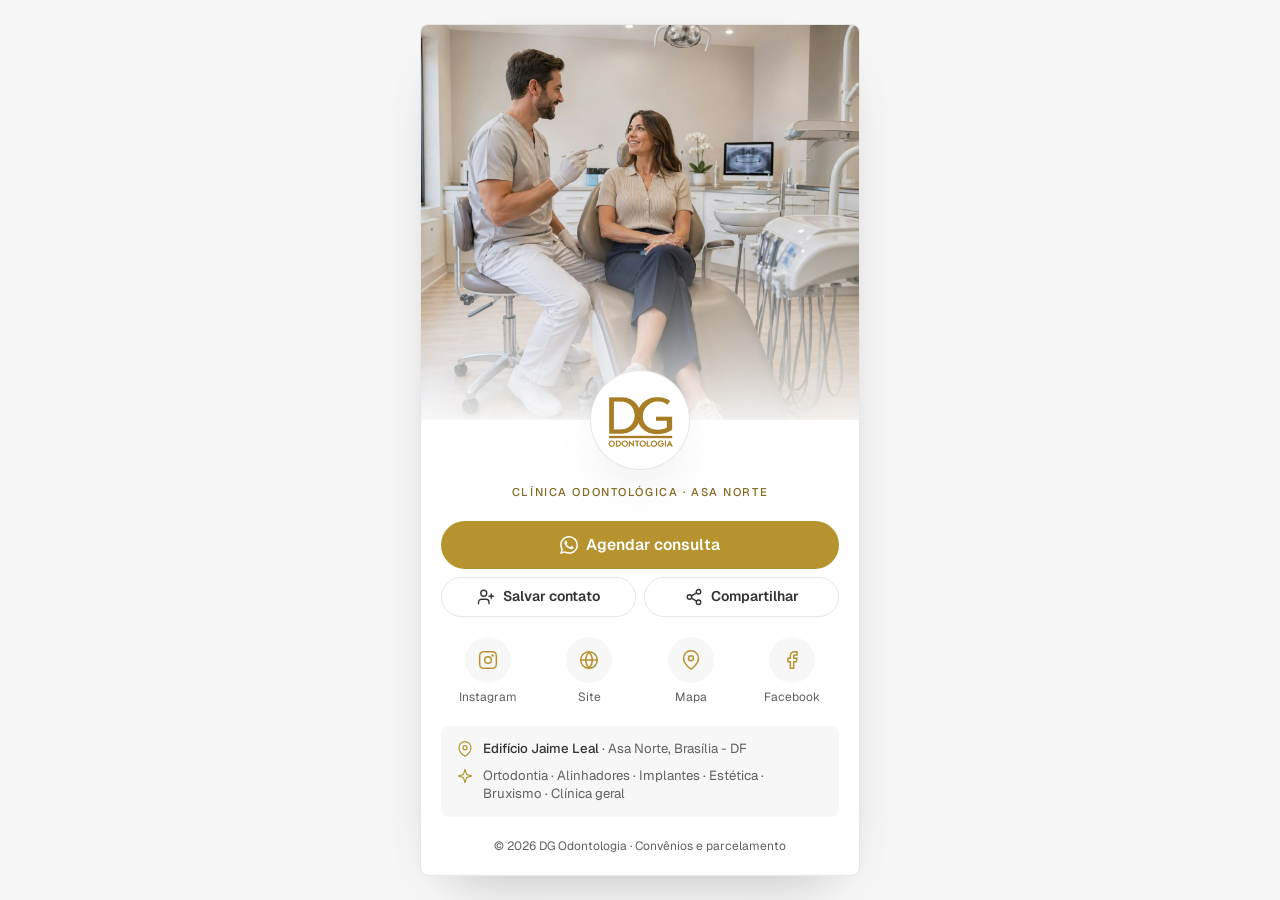
<file: smart-card.html>
<!DOCTYPE html>
<html lang="pt-BR">
  <head>
    <meta charset="UTF-8" />
    <meta name="viewport" content="width=device-width, initial-scale=1.0, viewport-fit=cover" />
    <title>DG Odontologia | Cartão digital</title>
    <meta name="description" content="Cartão digital da DG Odontologia. Agende sua consulta, fale pelo WhatsApp e veja como chegar na Asa Norte, Brasília." />
    <meta name="theme-color" content="#FFFFFF" />

    <meta property="og:type" content="website" />
    <meta property="og:site_name" content="DG Odontologia" />
    <meta property="og:title" content="DG Odontologia | Cartão digital" />
    <meta property="og:description" content="Há 16 anos transformando sorrisos na Asa Norte, Brasília." />
    <meta property="og:url" content="https://dgodontologia.com.br/smart-card" />
    <meta property="og:image" content="https://dgodontologia.com.br/assets/og-dgodonto.jpg" />
    <meta property="og:image:type" content="image/jpeg" />
    <meta property="og:image:width" content="1200" />
    <meta property="og:image:height" content="630" />
    <meta property="og:image:alt" content="Dentista da DG Odontologia em frente ao letreiro da clínica, na Asa Norte" />
    <meta property="og:locale" content="pt_BR" />
    <meta name="twitter:card" content="summary_large_image" />
    <meta name="twitter:image" content="https://dgodontologia.com.br/assets/og-dgodonto.jpg" />

    <link rel="icon" href="assets/logo-dg.png" />
    <link rel="apple-touch-icon" href="assets/logo-dg.png" />
    <link rel="preconnect" href="https://fonts.googleapis.com" />
    <link rel="preconnect" href="https://fonts.gstatic.com" crossorigin />
    <link href="https://fonts.googleapis.com/css2?family=Geist:wght@300..600&display=swap" rel="stylesheet" />
    <style>
      /* ============================================================
         DG Odontologia — Cartão digital
         Mesmos tokens da LP (styles.css): dourado #B6932F, hover #927426,
         fundos #FFFFFF / #F7F7F7, texto #333333, Geist, botões em pílula.

         Tudo cabe em uma tela: o cartão tem a altura da tela e a foto
         de capa (flex: 1) ocupa só o espaço que sobra do conteúdo.
         ============================================================ */
      :root {
        color-scheme: light;

        --bg: #ffffff;
        --bg-alt: #f7f7f7;
        --ink: #333333;
        --ink-soft: #5f5f5f;
        --line: rgb(51 51 51 / 0.12);
        --accent: #b6932f;
        --accent-hover: #927426;
        --accent-ink: #84681f;
        --on-accent: #ffffff;
        --shadow: 0 24px 60px -32px rgb(51 51 51 / 0.4);

        --font: "Geist", ui-sans-serif, -apple-system, BlinkMacSystemFont, "Segoe UI", sans-serif;
        --r: 8px;
        --ease: cubic-bezier(0.16, 1, 0.3, 1);
        --gap: clamp(0.75rem, 2.2vh, 1.25rem);
        --pad-x: 1.25rem;
      }

      *, *::before, *::after { box-sizing: border-box; }
      * { margin: 0; padding: 0; }

      body {
        font-family: var(--font); font-size: 1rem; line-height: 1.5;
        color: var(--ink); background: var(--bg-alt);
        -webkit-font-smoothing: antialiased; overflow-x: clip;
        display: flex; justify-content: center; align-items: center;
        min-height: 100vh; min-height: 100dvh;
      }

      img, svg { display: block; max-width: 100%; }
      a { color: inherit; text-decoration: none; }
      ul { list-style: none; }
      button { font: inherit; color: inherit; }
      :focus-visible { outline: 2px solid var(--accent); outline-offset: 3px; }


      .eyebrow {
        font-size: 0.7rem; font-weight: 500; text-transform: uppercase; letter-spacing: 0.14em;
        color: var(--accent-ink);
      }

      /* ---------- Cartão ---------- */
      .card {
        width: 100%; max-width: 440px; background: var(--bg);
        height: 100vh; height: 100dvh;
        display: flex; flex-direction: column;
        padding-bottom: env(safe-area-inset-bottom);
      }
      @media (min-width: 480px) {
        .card {
          height: min(100dvh - 3rem, 860px);
          border-radius: var(--r); overflow: hidden; box-shadow: var(--shadow); border: 1px solid var(--line);
        }
      }

      .cover { position: relative; flex: 1 1 auto; min-height: 88px; max-height: 55vh; background: var(--bg-alt); overflow: hidden; }
      .cover img { width: 100%; height: 100%; object-fit: cover; object-position: 55% 35%; }
      .cover::after {
        content: ""; position: absolute; inset: auto 0 0; height: 45%;
        background: linear-gradient(to top, rgb(255 255 255 / 0.9), transparent);
      }

      .identity { flex: none; padding: 0 var(--pad-x); text-align: center; position: relative; z-index: 1; }
      .identity__logo {
        --size: clamp(76px, 12vh, 100px);
        width: var(--size); height: var(--size); margin: calc(var(--size) / -2) auto 0; border-radius: 50%;
        background: var(--bg); border: 1px solid var(--line); box-shadow: var(--shadow);
        display: grid; place-items: center;
      }
      .identity__logo img { width: 75%; height: auto; }
      .identity .eyebrow { margin-top: clamp(0.6rem, 1.6vh, 1rem); }

      .body {
        flex: none; padding: var(--gap) var(--pad-x) 0;
        display: grid; gap: var(--gap);
      }

      /* ---------- Botões (iguais à LP) ---------- */
      .btn {
        display: inline-flex; align-items: center; justify-content: center; gap: 0.5rem;
        min-height: 3rem; padding: 0 1.6rem; border-radius: 999px; border: 1px solid transparent;
        font-weight: 600; font-size: 0.975rem; white-space: nowrap; cursor: pointer; background: none;
        transition: transform 0.3s var(--ease), background-color 0.3s var(--ease), border-color 0.3s var(--ease), color 0.3s var(--ease);
      }
      .btn:active { transform: translateY(1px) scale(0.98); }
      .btn svg { width: 18px; height: 18px; flex: none; }
      .btn--primary { background: var(--accent); color: var(--on-accent); }
      .btn--primary:hover { background: var(--accent-hover); }
      .btn--ghost { border-color: var(--line); color: var(--ink); }
      .btn--ghost:hover { border-color: var(--accent); color: var(--accent-ink); }
      .btn--sm { min-height: 2.5rem; padding: 0 0.9rem; font-size: 0.875rem; }

      .cta { display: grid; gap: 0.5rem; }
      .cta .btn { width: 100%; }
      .cta__row { display: grid; grid-template-columns: 1fr 1fr; gap: 0.5rem; }

      /* ---------- Atalhos (ícones) ---------- */
      .shortcuts { display: grid; grid-auto-flow: column; grid-auto-columns: 1fr; gap: 0.5rem; }      .shortcuts a { display: grid; justify-items: center; gap: 0.35rem; font-size: 0.75rem; color: var(--ink-soft); }
      .shortcuts__ico {
        width: 46px; height: 46px; border-radius: 50%;
        display: grid; place-items: center; background: var(--bg-alt); color: var(--accent);
        transition: background-color 0.3s var(--ease), color 0.3s var(--ease), transform 0.3s var(--ease);
      }
      .shortcuts__ico svg { width: 20px; height: 20px; }
      .shortcuts a:hover .shortcuts__ico { background: var(--accent); color: var(--on-accent); transform: translateY(-2px); }
      .shortcuts a:hover { color: var(--accent-ink); }

      /* ---------- Informações ---------- */
      .info {
        padding: 0.85rem 1rem; border-radius: var(--r); background: var(--bg-alt);
        display: grid; gap: 0.55rem; font-size: 0.825rem; line-height: 1.4; color: var(--ink-soft);
      }
      .info li { display: flex; gap: 0.6rem; align-items: flex-start; }
      .info svg { flex: none; width: 16px; height: 16px; margin-top: 1px; color: var(--accent); }
      .info strong { color: var(--ink); font-weight: 500; }

      .foot { flex: none; padding: var(--gap) var(--pad-x); text-align: center; font-size: 0.75rem; color: var(--ink-soft); }

      .toast {
        position: fixed; left: 50%; bottom: 1.25rem; translate: -50% 1rem;
        padding: 0.6rem 1.1rem; border-radius: 999px; background: var(--ink); color: #fff;
        font-size: 0.875rem; opacity: 0; pointer-events: none;
        transition: opacity 0.3s var(--ease), translate 0.3s var(--ease);
      }
      .toast.is-visible { opacity: 1; translate: -50% 0; }

      /* Telas bem baixas (ex.: iPhone SE 1ª geração): compacta mais */
      @media (max-height: 600px) {
        :root { --gap: 0.6rem; }
        .btn { min-height: 2.75rem; }
        .btn--sm { min-height: 2.25rem; }
        .shortcuts__ico { width: 40px; height: 40px; }
        .info li:nth-child(2) { display: none; }
      }
      @media (max-width: 340px) {
        :root { --pad-x: 1rem; }
        .btn--sm { font-size: 0.8rem; padding: 0 0.6rem; }
      }

      /* ---------- Movimento ---------- */
      @media (prefers-reduced-motion: no-preference) {
        .enter { animation: rise 0.9s var(--ease) both; animation-delay: calc(var(--i) * 80ms + 100ms); }
        .cover img { animation: unveil 1.3s var(--ease) both; }
      }
      @keyframes rise { from { opacity: 0; transform: translateY(14px); } }
      @keyframes unveil { from { clip-path: inset(100% 0 0 0); } to { clip-path: inset(0 0 0 0); } }
    </style>
  </head>
  <body>
    <main class="card">
      <figure class="cover">
        <img src="assets/hero-consulta.jpg" alt="" width="1600" height="1200" fetchpriority="high" decoding="async" />
      </figure>

      <header class="identity">
        <div class="identity__logo enter" style="--i: 0">
          <img src="assets/logo-dg.png" alt="DG Odontologia" width="256" height="256" />
        </div>
        <p class="eyebrow enter" style="--i: 1">Clínica odontológica · Asa Norte</p>
      </header>

      <div class="body">
        <div class="cta enter" style="--i: 4">
          <a class="btn btn--primary" data-link="whatsapp" target="_blank" rel="noopener noreferrer">
            <svg viewBox="0 0 24 24" aria-hidden="true"><path fill="currentColor" d="M17.472 14.382c-.297-.149-1.758-.867-2.03-.967-.273-.099-.471-.148-.67.15-.197.297-.767.966-.94 1.164-.173.199-.347.223-.644.075-.297-.15-1.255-.463-2.39-1.475-.883-.788-1.48-1.761-1.653-2.059-.173-.297-.018-.458.13-.606.134-.133.298-.347.446-.52.149-.174.198-.298.298-.497.099-.198.05-.371-.025-.52-.075-.149-.669-1.612-.916-2.207-.242-.579-.487-.5-.669-.51-.173-.008-.371-.01-.57-.01-.198 0-.52.074-.792.372-.272.297-1.04 1.016-1.04 2.479 0 1.462 1.065 2.875 1.213 3.074.149.198 2.096 3.2 5.077 4.487.709.306 1.262.489 1.694.625.712.227 1.36.195 1.871.118.571-.085 1.758-.719 2.006-1.413.248-.694.248-1.289.173-1.413-.074-.124-.272-.198-.57-.347m-5.421 7.403h-.004a9.87 9.87 0 01-5.031-1.378l-.361-.214-3.741.982.998-3.648-.235-.374a9.86 9.86 0 01-1.51-5.26c.001-5.45 4.436-9.884 9.888-9.884 2.64 0 5.122 1.03 6.988 2.898a9.825 9.825 0 012.893 6.994c-.003 5.45-4.437 9.884-9.885 9.884m8.413-18.297A11.815 11.815 0 0012.05 0C5.495 0 .16 5.335.157 11.892c0 2.096.547 4.142 1.588 5.945L.057 24l6.305-1.654a11.882 11.882 0 005.683 1.448h.005c6.554 0 11.89-5.335 11.893-11.893a11.821 11.821 0 00-3.48-8.413Z"/></svg>
            Agendar consulta
          </a>
          <div class="cta__row">
            <button class="btn btn--ghost btn--sm" id="salvarContato" type="button">
              <svg viewBox="0 0 24 24" fill="none" stroke="currentColor" stroke-width="1.8" stroke-linecap="round" stroke-linejoin="round" aria-hidden="true"><path d="M16 21v-2a4 4 0 0 0-4-4H6a4 4 0 0 0-4 4v2"/><circle cx="9" cy="7" r="4"/><path d="M19 8v6M22 11h-6"/></svg>
              Salvar contato
            </button>
            <button class="btn btn--ghost btn--sm" id="compartilhar" type="button">
              <svg viewBox="0 0 24 24" fill="none" stroke="currentColor" stroke-width="1.8" stroke-linecap="round" stroke-linejoin="round" aria-hidden="true"><circle cx="18" cy="5" r="3"/><circle cx="6" cy="12" r="3"/><circle cx="18" cy="19" r="3"/><path d="M8.6 13.5l6.8 4M15.4 6.5l-6.8 4"/></svg>
              Compartilhar
            </button>
          </div>
        </div>

        <nav class="shortcuts enter" style="--i: 5" aria-label="Contatos">
          <a data-link="instagram" target="_blank" rel="noopener noreferrer">
            <span class="shortcuts__ico"><svg viewBox="0 0 24 24" fill="none" stroke="currentColor" stroke-width="1.8" stroke-linecap="round" stroke-linejoin="round" aria-hidden="true"><rect x="2" y="2" width="20" height="20" rx="5"/><circle cx="12" cy="12" r="4"/><circle cx="17.5" cy="6.5" r=".6" fill="currentColor"/></svg></span>
            Instagram
          </a>
          <a href="/">
            <span class="shortcuts__ico"><svg viewBox="0 0 24 24" fill="none" stroke="currentColor" stroke-width="1.8" stroke-linecap="round" stroke-linejoin="round" aria-hidden="true"><circle cx="12" cy="12" r="10"/><path d="M2 12h20M12 2a15.3 15.3 0 0 1 4 10 15.3 15.3 0 0 1-4 10 15.3 15.3 0 0 1-4-10 15.3 15.3 0 0 1 4-10z"/></svg></span>
            Site
          </a>
          <a data-link="mapa" id="linkMapa" target="_blank" rel="noopener noreferrer">
            <span class="shortcuts__ico"><svg viewBox="0 0 24 24" fill="none" stroke="currentColor" stroke-width="1.8" stroke-linecap="round" stroke-linejoin="round" aria-hidden="true"><path d="M21 10c0 7-9 13-9 13S3 17 3 10a9 9 0 0 1 18 0z"/><circle cx="12" cy="10" r="3"/></svg></span>
            Mapa
          </a>
          <a data-link="facebook" id="linkFacebook" target="_blank" rel="noopener noreferrer">
            <span class="shortcuts__ico"><svg viewBox="0 0 24 24" fill="none" stroke="currentColor" stroke-width="1.8" stroke-linecap="round" stroke-linejoin="round" aria-hidden="true"><path d="M18 2h-3a5 5 0 0 0-5 5v3H7v4h3v8h4v-8h3l1-4h-4V7a1 1 0 0 1 1-1h3z"/></svg></span>
            Facebook
          </a>
        </nav>

        <ul class="info enter" style="--i: 6">
          <!-- TODO: confirmar endereço completo (bloco/sala) com a clínica -->
          <li>
            <svg viewBox="0 0 24 24" fill="none" stroke="currentColor" stroke-width="1.8" stroke-linecap="round" stroke-linejoin="round" aria-hidden="true"><path d="M21 10c0 7-9 13-9 13S3 17 3 10a9 9 0 0 1 18 0z"/><circle cx="12" cy="10" r="3"/></svg>
            <span><strong>Edifício Jaime Leal</strong> · Asa Norte, Brasília - DF</span>
          </li>
          <li>
            <svg viewBox="0 0 24 24" fill="none" stroke="currentColor" stroke-width="1.8" stroke-linecap="round" stroke-linejoin="round" aria-hidden="true"><path d="M12 2l2.4 7.6L22 12l-7.6 2.4L12 22l-2.4-7.6L2 12l7.6-2.4z"/></svg>
            <span>Ortodontia · Alinhadores · Implantes · Estética · Bruxismo · Clínica geral</span>
          </li>
        </ul>
      </div>

      <footer class="foot">© <span id="anoAtual">2026</span> DG Odontologia · Convênios e parcelamento</footer>
    </main>

    <div class="toast" id="toast" role="status" aria-live="polite"></div>

    <script>
      (function () {
        "use strict";

        /* Dados da clínica: edite aqui */
        var CLINICA = {
          nome: "DG Odontologia",
          whatsapp: "5561999932331",
          instagram: "dgodontodf",
          facebook: "",   // TODO: link completo da página (https://www.facebook.com/...). Vazio = abre a busca no Facebook
          endereco: "Edifício Jaime Leal - Asa Norte, Brasília - DF",
          mensagem: "Olá! Vim pelo cartão digital e gostaria de agendar uma consulta."
        };

        var end = encodeURIComponent(CLINICA.endereco);

        /* Mapa: um link só, e o aparelho escolhe o app.
           Android: "geo:" abre a lista de apps de mapa instalados (Google Maps, Waze...).
           iPhone/iPad: abre o app de mapas do sistema.
           Computador: Google Maps no navegador. */
        var ua = navigator.userAgent;
        var isAndroid = /Android/i.test(ua);
        var isIOS = /iPhone|iPad|iPod/i.test(ua) || (navigator.platform === "MacIntel" && navigator.maxTouchPoints > 1);
        var mapa = isAndroid ? "geo:0,0?q=" + end
          : isIOS ? "https://maps.apple.com/?q=" + end
          : "https://www.google.com/maps/search/?api=1&query=" + end;

        var links = {
          whatsapp: "https://wa.me/" + CLINICA.whatsapp + "?text=" + encodeURIComponent(CLINICA.mensagem),
          instagram: "https://www.instagram.com/" + CLINICA.instagram + "/",
          facebook: CLINICA.facebook || "https://www.facebook.com/search/top?q=" + encodeURIComponent(CLINICA.nome + " Brasília"),
          mapa: mapa
        };

        document.querySelectorAll("[data-link]").forEach(function (el) { el.href = links[el.dataset.link]; });
        /* No celular o mapa abre direto no app; sem nova aba em branco */
        if (isAndroid || isIOS) document.getElementById("linkMapa").removeAttribute("target");        document.getElementById("anoAtual").textContent = String(new Date().getFullYear());

        var toastEl = document.getElementById("toast");
        var toastTimer;
        function toast(msg) {
          toastEl.textContent = msg;
          toastEl.classList.add("is-visible");
          clearTimeout(toastTimer);
          toastTimer = setTimeout(function () { toastEl.classList.remove("is-visible"); }, 2200);
        }

        /* Baixa um .vcf para o paciente adicionar a clínica aos contatos */
        document.getElementById("salvarContato").addEventListener("click", function () {
          var vcard = [
            "BEGIN:VCARD",
            "VERSION:3.0",
            "FN:" + CLINICA.nome,
            "ORG:" + CLINICA.nome,
            "TEL;TYPE=CELL:+" + CLINICA.whatsapp,
            "ADR;TYPE=WORK:;;Edifício Jaime Leal;Brasília;DF;;Brasil",
            "URL:" + links.instagram,
            "END:VCARD"
          ].join("\r\n");
          var a = document.createElement("a");
          a.href = URL.createObjectURL(new Blob([vcard], { type: "text/vcard;charset=utf-8" }));
          a.download = "DG-Odontologia.vcf";
          document.body.appendChild(a);
          a.click();
          a.remove();
          setTimeout(function () { URL.revokeObjectURL(a.href); }, 1000);
        });

        document.getElementById("compartilhar").addEventListener("click", function () {
          var data = { title: CLINICA.nome, text: "Cartão digital da DG Odontologia", url: location.href };
          if (navigator.share) {
            navigator.share(data).catch(function () {});
          } else if (navigator.clipboard) {
            navigator.clipboard.writeText(location.href).then(
              function () { toast("Link copiado!"); },
              function () { toast("Copie o link na barra do navegador"); }
            );
          } else {
            toast("Copie o link na barra do navegador");
          }
        });
      })();
    </script>
  </body>
</html>
</file>
<file: styles.css>
/* ============================================================
   DG Odontologia

   Base: LP_estetica. Paleta definida pelo cliente:
   dourado #B6932F (botões, ícones, destaques), hover #927426,
   fundos #FFFFFF / #F7F7F7, texto #333333.

   Forma: botões em pílula; mídia, cards e painéis com --r.
   ============================================================ */

:root {
  color-scheme: light;

  --bg: #ffffff;
  --bg-alt: #f7f7f7;
  --ink: #333333;
  --ink-soft: #5f5f5f;
  --line: rgb(51 51 51 / 0.12);
  --accent: #b6932f;
  --accent-hover: #927426;
  --accent-ink: #84681f;  /* dourado p/ texto pequeno (AA sobre branco) */
  --on-accent: #ffffff;
  --shadow: 0 24px 60px -32px rgb(51 51 51 / 0.4);

  --font: "Geist", ui-sans-serif, -apple-system, BlinkMacSystemFont, "Segoe UI", sans-serif;
  --r: 8px;
  --header-h: 72px;
  --pad-y: clamp(3.5rem, 7vw, 6rem);
  --ease: cubic-bezier(0.16, 1, 0.3, 1);
}

/* ---------- Base ---------- */
*, *::before, *::after { box-sizing: border-box; }
* { margin: 0; padding: 0; }

html { -webkit-text-size-adjust: 100%; scroll-padding-top: calc(var(--header-h) + 1rem); }
@media (prefers-reduced-motion: no-preference) { html { scroll-behavior: smooth; } }

body {
  font-family: var(--font); font-size: 1rem; line-height: 1.6;
  color: var(--ink); background: var(--bg);
  -webkit-font-smoothing: antialiased; overflow-x: clip;
}

img, svg { display: block; max-width: 100%; }
a { color: inherit; text-decoration: none; }
ul { list-style: none; }
button { font: inherit; color: inherit; }

:focus-visible { outline: 2px solid var(--accent); outline-offset: 3px; }

h1, h2, h3 { font-weight: 300; letter-spacing: -0.03em; line-height: 1.08; text-wrap: balance; }
h1 { font-size: clamp(2.2rem, 3.6vw, 3.4rem); }
h2 { font-size: clamp(1.85rem, 3.2vw, 2.75rem); }
h3 { font-size: 1.125rem; font-weight: 500; letter-spacing: -0.01em; line-height: 1.25; }
h1 em, h2 em { font-style: normal; color: var(--accent); }
p { text-wrap: pretty; }

.container { width: min(100% - 2.5rem, 1240px); margin-inline: auto; }

.skip-link {
  position: absolute; left: 1rem; top: -4rem; z-index: 100;
  padding: 0.75rem 1rem; background: var(--ink); color: #fff; border-radius: var(--r);
}
.skip-link:focus { top: 1rem; }

.eyebrow {
  font-size: 0.8125rem; font-weight: 500; text-transform: uppercase; letter-spacing: 0.14em;
  color: var(--accent-ink); margin-bottom: 1rem;
}

.section { padding-block: var(--pad-y); }
.section--alt { background: var(--bg-alt); }
.section-head { max-width: 60ch; margin-bottom: clamp(2rem, 4vw, 3rem); }
.section-head p { margin-top: 1rem; color: var(--ink-soft); font-size: 1.1rem; }

/* ---------- Botões ---------- */
.btn {
  display: inline-flex; align-items: center; justify-content: center; gap: 0.5rem;
  min-height: 3rem; padding: 0 1.6rem; border-radius: 999px; border: 1px solid transparent;
  font-weight: 600; font-size: 0.975rem; white-space: nowrap; cursor: pointer;
  transition: transform 0.3s var(--ease), background-color 0.3s var(--ease), border-color 0.3s var(--ease), color 0.3s var(--ease);
}
.btn:active { transform: translateY(1px) scale(0.98); }
.btn--primary { background: var(--accent); color: var(--on-accent); }
.btn--primary:hover { background: var(--accent-hover); }
.btn--ghost { border-color: var(--line); color: var(--ink); }
.btn--ghost:hover { border-color: var(--accent); color: var(--accent-ink); }
.btn--sm { min-height: 2.5rem; padding: 0 1.1rem; font-size: 0.9rem; }
.btn--lg { min-height: 3.5rem; padding: 0 2rem; font-size: 1.05rem; }
.ico { width: 1.15em; height: 1.15em; flex: none; }
.btn--primary { box-shadow: 0 10px 24px -12px rgb(182 147 47 / 0.7); }
.btn--primary:hover { transform: translateY(-1px); }

/* ---------- Header ---------- */
.header {
  position: fixed; inset: 0 0 auto; z-index: 50; height: var(--header-h);
  background: color-mix(in srgb, var(--bg) 85%, transparent);
  backdrop-filter: blur(14px) saturate(140%); -webkit-backdrop-filter: blur(14px) saturate(140%);
  border-bottom: 1px solid transparent;
  transition: border-color 0.3s var(--ease);
}
.header.is-scrolled { border-bottom-color: var(--line); }
.header__inner { height: 100%; display: flex; align-items: center; gap: 2rem; }

.logo img { height: 56px; width: auto; }

.nav { margin-left: auto; }
.nav ul { display: flex; gap: 1.6rem; }
.nav a { font-size: 0.95rem; color: var(--ink-soft); transition: color 0.2s; }
.nav a:hover { color: var(--accent-ink); }

.nav__toggle { display: none; }

/* Desktop: logo | menu centralizado na página | botão */
@media (min-width: 1024px) {
  .header__inner { display: grid; grid-template-columns: 1fr auto 1fr; }
  .logo { justify-self: start; }
  .nav { margin-left: 0; }
  .header__cta { justify-self: end; }
}

@media (max-width: 1023px) {
  .header__inner { gap: 0.75rem; }
  .header__cta { margin-left: auto; }
  .nav__toggle {
    display: grid; place-items: center; width: 44px; height: 44px;
    background: none; border: 0; cursor: pointer;
  }
  .nav__toggle span, .nav__toggle span::before {
    display: block; width: 20px; height: 1.5px; background: var(--ink); position: relative;
    transition: transform 0.3s var(--ease);
  }
  .nav__toggle span::before { content: ""; position: absolute; top: 6px; }
  .nav__toggle span { transform: translateY(-3px); }
  .nav__toggle[aria-expanded="true"] span { transform: rotate(45deg); }
  .nav__toggle[aria-expanded="true"] span::before { transform: translateY(-6px) rotate(-90deg); }

  .nav {
    position: fixed; inset: var(--header-h) 0 auto; margin: 0;
    background: var(--bg); border-bottom: 1px solid var(--line);
    padding: 0.5rem 1.25rem 1.25rem; display: none;
  }
  .nav.is-open { display: block; }
  .nav ul { flex-direction: column; gap: 0; }
  .nav a { display: block; padding: 0.85rem 0; font-size: 1.125rem; color: var(--ink); }
}
@media (max-width: 380px) {
  .logo img { height: 42px; }
  .header__cta { padding: 0 0.85rem; font-size: 0.85rem; }
}

/* ---------- Hero ---------- */
.hero { padding-top: calc(var(--header-h) + 1.5rem); padding-bottom: 2.5rem; }
.hero__grid { display: grid; gap: 2rem; align-items: center; }
.hero__lede { margin-top: 1.25rem; max-width: 46ch; font-size: 1.125rem; color: var(--ink-soft); }
.hero__actions { margin-top: 2rem; display: flex; flex-wrap: wrap; gap: 0.75rem; }
.hero__media { border-radius: var(--r); overflow: hidden; aspect-ratio: 1; background: var(--bg-alt); }
@media (min-width: 640px) and (max-width: 899px) { .hero__media { aspect-ratio: 4 / 3; } }
.hero__media img { width: 100%; height: 100%; object-fit: cover; object-position: 100% 0%; }

@media (max-width: 479px) {
  .hero__actions .btn { flex: 1 1 100%; }
}
@media (min-width: 900px) {
  .hero { padding-top: var(--header-h); padding-bottom: 0; }
  .hero__grid {
    width: auto; margin-left: max(1.25rem, calc((100% - 1240px) / 2)); margin-right: 0;
    grid-template-columns: 1.1fr 1fr; gap: clamp(3rem, 5vw, 5rem); align-items: stretch;
    min-height: clamp(540px, calc(100dvh - var(--header-h)), 780px);
  }
  .hero__content { align-self: center; padding-block: 3rem; }
  .hero__media { aspect-ratio: auto; border-radius: 0 0 0 var(--r); position: relative; }
}

/* ---------- Credenciais ---------- */
.stats { padding-block: clamp(0.5rem, 4vw, 3.5rem) clamp(2.5rem, 4vw, 3.5rem); }
.stats__grid {
  display: grid; grid-template-columns: repeat(2, 1fr); gap: 1.75rem 1.5rem;
  border-top: 1px solid var(--line); padding-top: 1.75rem;
}
.stats dt { line-height: 1.1; font-size: clamp(1.6rem, 3vw, 2.4rem); font-weight: 300; letter-spacing: -0.03em; color: var(--accent); }
.stats dd { margin-top: 0.35rem; font-size: 0.925rem; color: var(--ink-soft); max-width: 28ch; }
@media (min-width: 900px) {
  .stats__grid { grid-template-columns: repeat(4, 1fr); gap: 0; border-top: 0; padding-top: 0; }
  .stats__grid > div { padding-inline: 2rem; border-left: 1px solid var(--line); }
  .stats__grid > div:first-child { padding-left: 0; border-left: 0; }
}

/* ---------- Tratamentos ----------
   Grade uniforme: 5 tratamentos com foto 3:2 + texto, e um 6º card
   dourado de CTA fechando a grade (3x2 / 2x3 / 1 coluna). */
.cards { display: grid; gap: 1rem; }
.cards li {
  display: flex; flex-direction: column; overflow: hidden;
  background: var(--bg); border: 1px solid var(--line); border-radius: var(--r);
  transition: border-color 0.3s var(--ease), box-shadow 0.3s var(--ease);
}
.cards li:hover { border-color: var(--accent); box-shadow: var(--shadow); }
.cards img { width: 100%; height: auto; aspect-ratio: 3 / 2; object-fit: cover; transition: transform 0.9s var(--ease); }
.cards li:hover img { transform: scale(1.04); }
.cards__body { padding: 1.25rem 1.5rem 1.5rem; flex: 1; display: flex; flex-direction: column; }
.cards__link {
  margin-top: auto; padding-top: 1rem; align-self: flex-start;
  font-weight: 600; font-size: 0.95rem; color: var(--accent-ink);
}
.cards__link span { display: inline-block; transition: transform 0.3s var(--ease); }
.cards li:hover .cards__link span, .cards__link:focus-visible span { transform: translateX(4px); }
.cards h3 { font-size: 1.2rem; font-weight: 500; }
.cards p { margin-top: 0.4rem; color: var(--ink-soft); font-size: 0.95rem; }

.cards li.cards__cta { background: var(--accent); border-color: var(--accent); color: #fff; justify-content: center; }
.cards__cta .cards__body { flex: 0; padding: 2rem 1.5rem; display: block; }
.cards__cta h3 { font-size: 1.5rem; font-weight: 400; }
.cards__cta p { color: rgb(255 255 255 / 0.9); }
.cards__cta .btn { margin-top: 1.5rem; background: #fff; color: var(--ink); }
.cards__cta .btn:hover { background: var(--ink); color: #fff; }

@media (max-width: 639px) {
  .cards {
    grid-auto-flow: column; grid-auto-columns: 82%; gap: 0.75rem;
    overflow-x: auto; scroll-snap-type: x mandatory; scrollbar-width: none;
    margin-inline: -1.25rem; padding: 0 1.25rem 0.25rem; scroll-padding-inline: 1.25rem;
  }
  .cards::-webkit-scrollbar { display: none; }
  .cards li { scroll-snap-align: start; }
  .cards__body { padding: 1.1rem 1.25rem 1.25rem; }
  .cards__cta .cards__body { padding: 1.75rem 1.25rem; }
}
@media (min-width: 640px) { .cards { grid-template-columns: repeat(2, 1fr); } }
@media (min-width: 1024px) { .cards { grid-template-columns: repeat(3, 1fr); } }

/* Lista completa de procedimentos abaixo dos cards */
.procs { margin-top: clamp(2.5rem, 5vw, 4rem); padding-top: 2rem; border-top: 1px solid var(--line); }
.procs__title { font-size: 1.5rem; font-weight: 400; }
.procs__grid { display: grid; gap: 2rem; margin-top: 1.5rem; }
.procs h4 { color: var(--accent-ink); font-size: 0.85rem; font-weight: 600; letter-spacing: 0.08em; text-transform: uppercase; }
.procs ul { margin-top: 0.85rem; display: flex; flex-wrap: wrap; gap: 0.5rem; }
.procs li {
  padding: 0.4rem 0.9rem; border-radius: 999px; font-size: 0.9rem;
  background: var(--bg); border: 1px solid var(--line); color: var(--ink);
}
@media (min-width: 640px) { .procs__grid { grid-template-columns: repeat(3, 1fr); } }

/* ---------- Sobre ---------- */
.pro { display: grid; gap: 2.5rem; align-items: center; }
.pro__media { position: relative; aspect-ratio: 1; max-width: 520px; width: calc(100% - 1.25rem); }
.pro__media img { object-position: 50% 30%; }
@media (min-width: 900px) { .pro__media { aspect-ratio: 4 / 5; } }
.pro__media::before {
  content: ""; position: absolute; inset: 1.25rem -1.25rem -1.25rem 1.25rem;
  border: 1px solid var(--accent); border-radius: var(--r); opacity: 0.6;
}
.pro__media img { position: relative; width: 100%; height: 100%; object-fit: cover; border-radius: var(--r); }
.pro__role { margin-top: 0.6rem; color: var(--ink-soft); }
.pro__quote { margin-block: 1.75rem; padding-left: 1.25rem; border-left: 2px solid var(--accent); }
.pro__quote p { font-size: clamp(1.15rem, 1.6vw, 1.35rem); font-weight: 300; line-height: 1.45; max-width: 40ch; }
.pro__facts { display: grid; gap: 1.25rem; }
.pro__facts dt { font-weight: 500; }
.pro__facts dd { color: var(--ink-soft); font-size: 0.95rem; }
.pro__cta, .faq__cta { margin-top: 2rem; }
@media (min-width: 640px) { .pro__facts { grid-template-columns: 1fr 1fr; gap: 1.5rem 2rem; } }
@media (min-width: 900px) { .pro { grid-template-columns: 5fr 6fr; gap: clamp(3rem, 6vw, 6rem); } }

/* ---------- Estrutura (galeria) ---------- */
.gallery { display: grid; gap: 0.75rem; grid-template-columns: 1fr 1fr; }
.gallery figure { border-radius: var(--r); overflow: hidden; aspect-ratio: 1; }
.gallery .gallery__main { grid-column: 1 / -1; aspect-ratio: 16 / 10; }
.gallery img { width: 100%; height: 100%; object-fit: cover; transition: transform 0.9s var(--ease); }
.gallery figure:hover img { transform: scale(1.03); }
@media (min-width: 640px) { .gallery figure { aspect-ratio: 4 / 3; } }
@media (min-width: 1024px) {
  .gallery { grid-template-columns: 2fr 1fr; grid-template-rows: 260px 260px; }
  .gallery figure, .gallery .gallery__main { aspect-ratio: auto; }
  .gallery .gallery__main { grid-column: 1; grid-row: span 2; }
}

/* ---------- Depoimentos (carrossel com scroll-snap) ---------- */
.quotes {
  display: grid; grid-auto-flow: column; grid-auto-columns: min(85%, 360px); gap: 1rem;
  overflow-x: auto; scroll-snap-type: x mandatory; scrollbar-width: none;
  margin-inline: -1.25rem; padding: 0 1.25rem 0.5rem; scroll-padding-inline: 1.25rem;
}
.quotes::-webkit-scrollbar { display: none; }
.quotes li {
  scroll-snap-align: start; background: var(--bg-alt); border-radius: var(--r);
  padding: 1.75rem; display: flex; flex-direction: column;
}
.stars { color: var(--accent); letter-spacing: 0.15em; font-size: 1.05rem; margin-bottom: 0.9rem; }
.quotes blockquote { font-size: 1.05rem; font-weight: 300; line-height: 1.5; flex: 1; }
.quotes p:last-child { margin-top: 1.25rem; font-size: 0.9rem; color: var(--ink-soft); }
.quotes strong { display: block; color: var(--ink); font-weight: 500; }
.quotes__nav { margin-top: 1.5rem; display: flex; align-items: center; gap: 0.5rem; }
.quotes__btn {
  width: 44px; height: 44px; border-radius: 50%; border: 1px solid var(--line); background: var(--bg);
  cursor: pointer; font-size: 1.1rem; transition: border-color 0.3s var(--ease), color 0.3s var(--ease);
}
.quotes__btn:hover { border-color: var(--accent); color: var(--accent-ink); }
.quotes__btn:disabled { opacity: 0.35; cursor: default; border-color: var(--line); color: inherit; }
.quotes__more { margin-left: auto; font-weight: 600; font-size: 0.95rem; color: var(--accent-ink); }
.quotes__more:hover { text-decoration: underline; }
@media (min-width: 1240px) { .quotes { margin-inline: 0; padding-inline: 0; scroll-padding-inline: 0; } }

/* ---------- FAQ ---------- */
.faq { display: grid; gap: 2rem; }
.faq__intro p { margin-top: 1rem; color: var(--ink-soft); }
.faq__list details { border-bottom: 1px solid var(--line); }
.faq__list details:first-child { border-top: 1px solid var(--line); }
.faq__list summary {
  display: flex; justify-content: space-between; align-items: center; gap: 1.5rem;
  padding: 1.2rem 0; font-size: 1.05rem; cursor: pointer; list-style: none;
}
.faq__list summary::-webkit-details-marker { display: none; }
.faq__list summary::after {
  content: ""; flex: none; width: 14px; height: 14px; color: var(--accent);
  background: linear-gradient(currentColor, currentColor) center / 14px 2px no-repeat,
              linear-gradient(currentColor, currentColor) center / 2px 14px no-repeat;
  transition: transform 0.3s var(--ease);
}
.faq__list details[open] summary::after { transform: rotate(45deg); }
.faq__list details p { padding-bottom: 1.25rem; color: var(--ink-soft); max-width: 62ch; }
@media (min-width: 900px) {
  .faq { grid-template-columns: 4fr 7fr; gap: clamp(3rem, 6vw, 6rem); align-items: start; }
  .faq__intro { position: sticky; top: calc(var(--header-h) + 2rem); }
}

/* ---------- Localização ---------- */
.location { position: relative; }
.location iframe { display: block; width: 100%; height: clamp(320px, 55vh, 520px); border: 0; }
.location__card {
  background: var(--bg); border-radius: var(--r); padding: 1.75rem; box-shadow: var(--shadow);
  margin-top: -3rem; position: relative;
}
.location__card h2 { font-size: clamp(1.5rem, 2.4vw, 2rem); }
.location address { margin-top: 1rem; font-style: normal; color: var(--ink-soft); }
.location address strong { color: var(--ink); font-weight: 500; }
.location__actions { margin-top: 1.25rem; display: grid; grid-template-columns: 1fr 1fr; gap: 0.5rem; }
@media (max-width: 899px) {
  /* Celular: endereço primeiro, como texto da página, e o mapa menor logo abaixo */
  .location { display: flex; flex-direction: column; padding-top: var(--pad-y); }
  .location > .container { order: -1; }
  .location__card { margin-top: 0; padding: 0; box-shadow: none; border-radius: 0; background: none; }
  .location iframe {
    width: min(100% - 2.5rem, 1240px); margin: 1.5rem auto 0; height: 260px;
    border-radius: var(--r); border: 1px solid var(--line);
  }
}
@media (min-width: 900px) {
  /* Card preso no canto superior esquerdo do mapa, colado na borda da tela */
  .location iframe { height: clamp(440px, 60vh, 560px); }
  .location > .container { position: absolute; top: 0; left: 0; width: auto; margin: 0; }
  .location__card { max-width: 400px; margin-top: 0; border-radius: 0 0 var(--r) 0; }
}

/* ---------- CTA final ---------- */
.cta-band {
  padding: clamp(2rem, 5vw, 3.5rem); border-radius: var(--r);
  background: var(--ink); color: #fff;
  display: grid; gap: 1.25rem; justify-items: start;
}
.cta-band h2 { font-size: clamp(1.7rem, 3vw, 2.5rem); max-width: 22ch; }
.cta-band__steps { display: grid; gap: 1rem; counter-reset: passo; margin-block: 0.5rem; list-style: none; }
.cta-band__steps li {
  counter-increment: passo; position: relative; padding-left: 3.1rem; min-height: 2.25rem;
  color: rgb(255 255 255 / 0.78);
}
.cta-band__steps li::before {
  content: counter(passo); display: grid; place-items: center; width: 2.25rem; height: 2.25rem; border-radius: 50%;
  border: 1px solid rgb(182 147 47 / 0.7); color: var(--accent); font-weight: 500;
  position: absolute; left: 0; top: -0.2rem;
}
.cta-band__steps strong { display: block; }
.cta-band__steps strong { color: #fff; font-weight: 500; }
@media (max-width: 479px) { .cta-band .btn { width: 100%; } }
@media (min-width: 900px) {
  .cta-band { grid-template-columns: 1fr auto; column-gap: 4rem; }
  .cta-band__steps { grid-template-columns: repeat(3, 1fr); grid-column: 1; gap: 1.5rem; }
  .cta-band__steps li { padding: 3rem 0 0; }
  .cta-band__steps li::before { top: 0; }
  .cta-band .btn { grid-column: 2; grid-row: 1 / span 2; align-self: center; }
}

/* ---------- Footer ---------- */
.footer { padding-block: clamp(3rem, 6vw, 4rem) 1.5rem; border-top: 1px solid var(--line); font-size: 0.925rem; color: var(--ink-soft); }
.footer__grid { display: grid; gap: 2rem; }
.footer__logo { height: 80px; width: auto; margin-bottom: 1rem; }
.footer__grid > div:first-child p { max-width: 36ch; }
.footer h3 { font-size: 0.95rem; font-weight: 500; letter-spacing: 0; color: var(--ink); margin-bottom: 0.85rem; }
.footer ul { display: grid; gap: 0.5rem; }
.footer a:hover { color: var(--accent-ink); }
@media (min-width: 640px) { .footer__grid { grid-template-columns: 1fr 1fr; } }
@media (min-width: 1024px) { .footer__grid { grid-template-columns: 2fr 1fr 1.2fr 1.2fr; } }
.footer__bottom { margin-top: 2.5rem; padding-top: 1.25rem; border-top: 1px solid var(--line); font-size: 0.85rem; }

/* ---------- WhatsApp flutuante ---------- */
.whatsapp-float {
  position: fixed; right: 1rem; bottom: 1rem; z-index: 40;
  min-width: 56px; height: 56px; border-radius: 999px; display: flex; align-items: center; justify-content: center; gap: 0.6rem;
  background: #1f8f4e; color: #fff; box-shadow: var(--shadow); font-weight: 600;
  transition: transform 0.3s var(--ease), background-color 0.3s var(--ease);
}
.whatsapp-float .ico { width: 28px; height: 28px; }
.whatsapp-float:hover { transform: translateY(-2px); background: #187a41; }
.whatsapp-float__label { display: none; }
@media (min-width: 900px) {
  .whatsapp-float { right: 1.5rem; bottom: 1.5rem; padding: 0 1.4rem 0 1.1rem; }
  .whatsapp-float__label { display: inline; }
}

/* ---------- Intro (logo + frase) ----------
   Só existe com html.has-intro, e só anima com html.intro-play (ver <head>).
   Logo e frase entram em fade, e a camada inteira some em 1.6s–2.2s.
   O hero fica parado até a intro tocar e entra logo depois dela. */
.intro { display: none; }
@media (prefers-reduced-motion: no-preference) {
  .has-intro .intro {
    position: fixed; inset: 0; z-index: 200; background: var(--bg);
    display: grid; place-content: center; justify-items: center; gap: 1.1rem; text-align: center;
  }
  .has-intro .intro > * { opacity: 0; }
  .intro-play .intro { animation: intro-out 0.6s var(--ease) 1.6s both; }
  .intro-play .intro img { animation: intro-in 0.8s var(--ease) both; }
  .intro-play .intro__line { animation: intro-line 0.7s var(--ease) 0.35s both; }
  .intro-play .intro p { animation: intro-in 0.8s var(--ease) 0.45s both; }

  .has-intro:not(.intro-play) .enter { animation: none; opacity: 0; }
  .has-intro:not(.intro-play) .hero__media { animation: none; clip-path: inset(100% 0 0 0); }
  .intro-play .enter { animation-delay: calc(var(--i) * 90ms + 1.8s); }
  .intro-play .hero__media { animation-delay: 1.7s; }
}
.intro img { width: clamp(112px, 22vw, 150px); height: auto; }
.intro__line { width: 48px; height: 1px; background: var(--accent); }
.intro p { font-size: clamp(1.25rem, 2.4vw, 1.6rem); font-weight: 300; letter-spacing: -0.02em; }
.intro em { font-style: normal; color: var(--accent); }
@keyframes intro-in { from { opacity: 0; transform: translateY(10px) scale(0.98); } to { opacity: 1; transform: none; } }
@keyframes intro-line { from { opacity: 1; transform: scaleX(0); } to { opacity: 1; transform: scaleX(1); } }
@keyframes intro-out { to { opacity: 0; visibility: hidden; } }

/* ---------- Movimento ---------- */
@media (prefers-reduced-motion: no-preference) {
  .enter { animation: rise 0.9s var(--ease) both; animation-delay: calc(var(--i) * 90ms + 100ms); }
  .hero__media { animation: unveil 1.3s var(--ease) both; }

  .js .reveal { opacity: 0; translate: 0 24px; transition: opacity 0.8s var(--ease), translate 0.8s var(--ease); }
  .js .reveal.is-visible { opacity: 1; translate: 0 0; }
  .cards li.reveal:nth-child(2), .gallery .reveal:nth-child(2) { transition-delay: 80ms; }
  .cards li.reveal:nth-child(3), .gallery .reveal:nth-child(3) { transition-delay: 160ms; }
  .cards li.reveal:nth-child(5) { transition-delay: 80ms; }
  .cards li.reveal:nth-child(6) { transition-delay: 160ms; }
}

@media (prefers-reduced-motion: no-preference) {
  .whatsapp-float::after {
    content: ""; position: absolute; inset: 0; border-radius: inherit; border: 2px solid #1f8f4e;
    animation: ping 2s var(--ease) 2.5s 3 both; pointer-events: none;
  }
}
@keyframes ping { from { opacity: 0.8; transform: scale(1); } to { opacity: 0; transform: scale(1.35); } }
@keyframes rise { from { opacity: 0; transform: translateY(18px); } }
@keyframes unveil { from { clip-path: inset(100% 0 0 0); } to { clip-path: inset(0 0 0 0); } }

/* ---------- Cursor ----------
   Bolinha dourada (cor da logo) no lugar da seta, só para mouse.
   Sobre links e botões vira um círculo maior. Contorno branco para
   continuar visível em cima dos botões dourados. Fica no fim do arquivo
   para vencer os "cursor: pointer" das seções acima. */
@media (hover: hover) and (pointer: fine) {
  html, body {
    cursor: url("data:image/svg+xml,%3Csvg xmlns='http://www.w3.org/2000/svg' width='16' height='16'%3E%3Ccircle cx='8' cy='8' r='6' fill='%23b6932f' stroke='white' stroke-width='1.5'/%3E%3C/svg%3E") 8 8, auto;
  }
  a, button, summary, label, [role="button"],
  .btn, .nav__toggle, .quotes__btn, .faq__list summary {
    cursor: url("data:image/svg+xml,%3Csvg xmlns='http://www.w3.org/2000/svg' width='32' height='32'%3E%3Ccircle cx='16' cy='16' r='15' fill='none' stroke='white' stroke-width='1.5'/%3E%3Ccircle cx='16' cy='16' r='13.5' fill='%23b6932f' fill-opacity='0.22' stroke='%23b6932f' stroke-width='1.5'/%3E%3Ccircle cx='16' cy='16' r='4' fill='%23b6932f' stroke='white' stroke-width='1'/%3E%3C/svg%3E") 16 16, pointer;
  }
  button:disabled, .quotes__btn:disabled {
    cursor: url("data:image/svg+xml,%3Csvg xmlns='http://www.w3.org/2000/svg' width='16' height='16'%3E%3Ccircle cx='8' cy='8' r='6' fill='%23b6932f' stroke='white' stroke-width='1.5'/%3E%3C/svg%3E") 8 8, default;
  }
}
</file>
